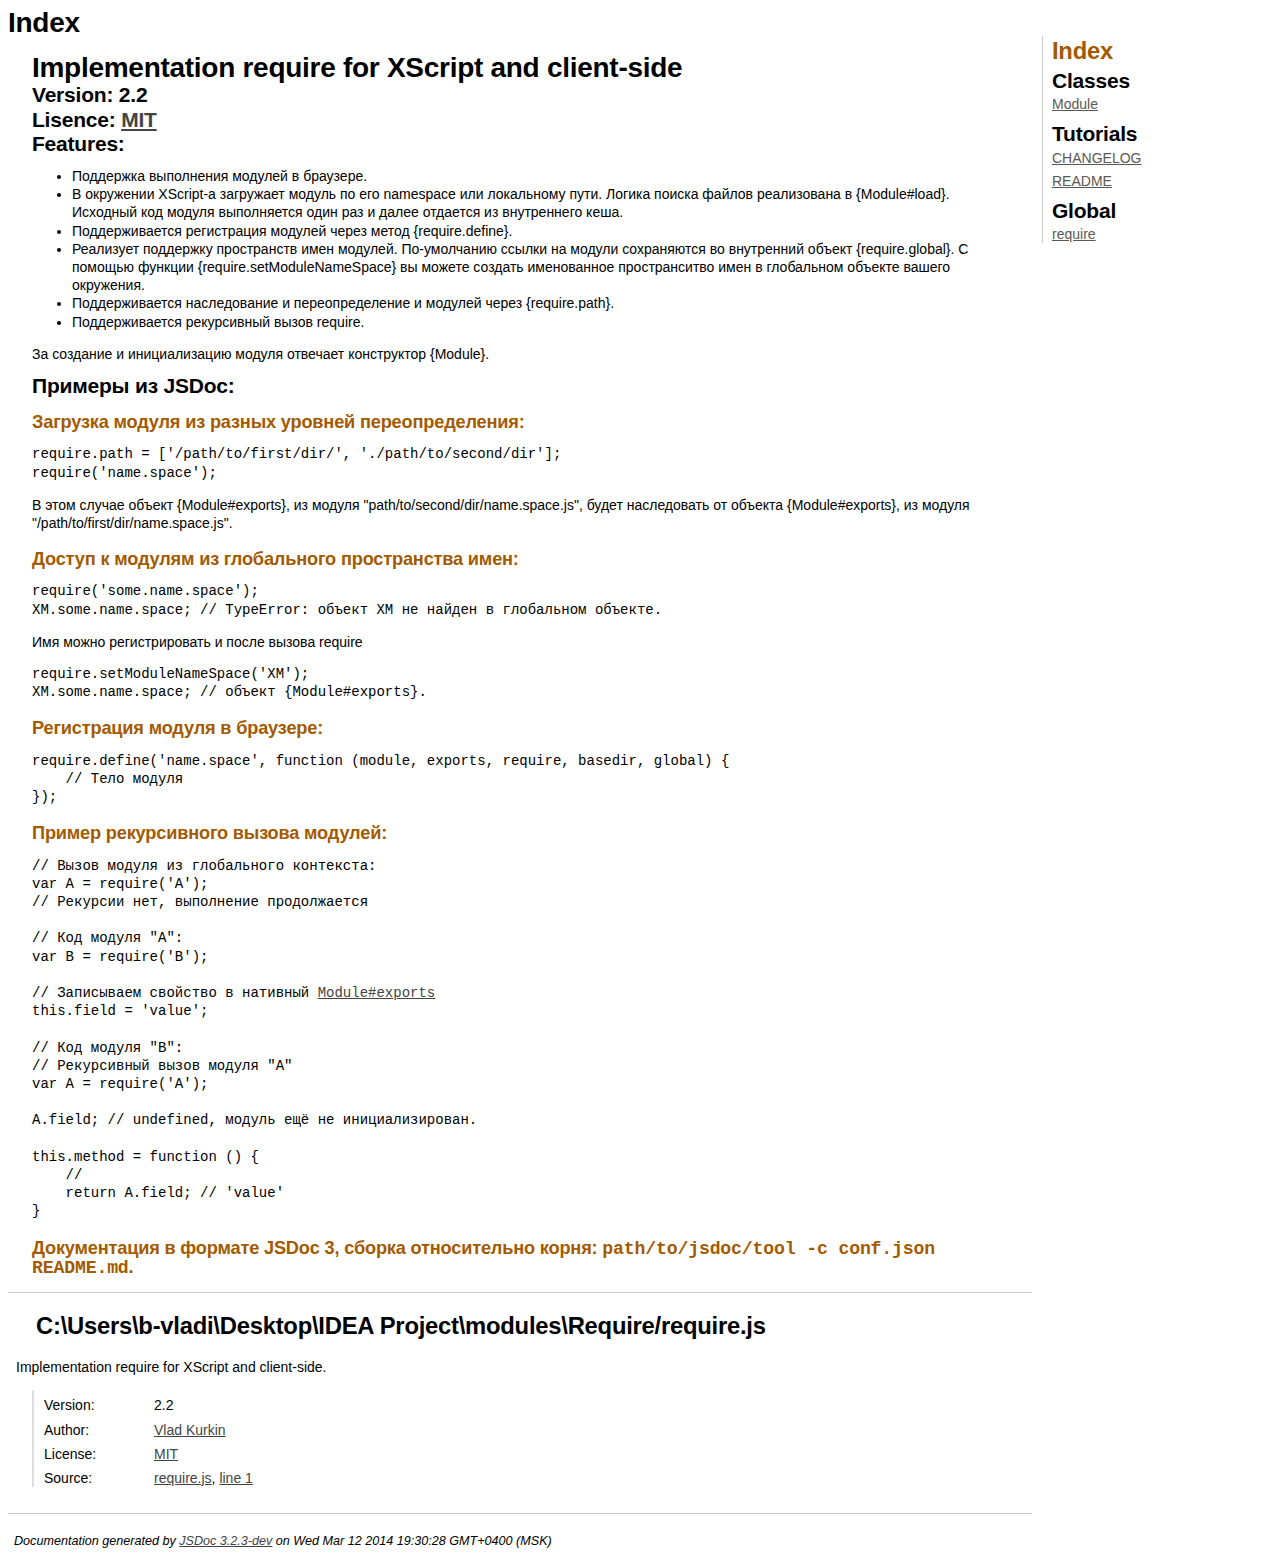
<file: doc/index.html>
<!DOCTYPE html>
<html lang="en">
<head>
    <meta charset="utf-8">
    <title>JSDoc: Index</title>
    
    <script src="scripts/prettify/prettify.js"> </script>
    <script src="scripts/prettify/lang-css.js"> </script>
    <!--[if lt IE 9]>
      <script src="//html5shiv.googlecode.com/svn/trunk/html5.js"></script>
    <![endif]-->
    <link type="text/css" rel="stylesheet" href="styles/prettify-tomorrow.css">
    <link type="text/css" rel="stylesheet" href="styles/jsdoc-default.css">
</head>

<body>

<div id="main">
    
    <h1 class="page-title">Index</h1>
    
    


    


    <h3> </h3>









    




    <section>
        <article><h1>Implementation require for XScript and client-side</h1>
<h3>Version: 2.2</h3>
<h3>Lisence: <a href="https://github.com/appendto/amplify/blob/master/MIT-LICENSE.txt">MIT</a></h3>
<h3>Features:</h3>
<ul>
<li>Поддержка выполнения модулей в браузере.</li>
<li>В окружении XScript-а загружает модуль по его namespace или локальному пути. Логика поиска файлов реализована в {Module#load}. Исходный код модуля выполняется один раз и далее отдается из внутреннего кеша.</li>
<li>Поддерживается регистрация модулей через метод {require.define}.</li>
<li>Реализует поддержку пространств имен модулей. По-умолчанию ссылки на модули сохраняются во внутренний объект {require.global}. С помощью функции {require.setModuleNameSpace} вы можете создать именованное пространситво имен в глобальном объекте вашего окружения.</li>
<li>Поддерживается наследование и переопределение и модулей через {require.path}.</li>
<li>Поддерживается рекурсивный вызов require.</li>
</ul>
<p>За создание и инициализацию модуля отвечает конструктор {Module}.</p>
<h3>Примеры из JSDoc:</h3>
<h4>Загрузка модуля из разных уровней переопределения:</h4>
<pre><code>require.path = ['/path/to/first/dir/', './path/to/second/dir'];
require('name.space');</code></pre>
<p>В этом случае объект {Module#exports}, из модуля &quot;path/to/second/dir/name.space.js&quot;, будет наследовать от объекта {Module#exports}, из модуля &quot;/path/to/first/dir/name.space.js&quot;.</p>
<h4>Доступ к модулям из глобального пространства имен:</h4>
<pre><code>require('some.name.space');
XM.some.name.space; // TypeError: объект XM не найден в глобальном объекте.</code></pre>
<p>Имя можно регистрировать и после вызова require</p>
<pre><code>require.setModuleNameSpace('XM');
XM.some.name.space; // объект {Module#exports}.</code></pre>
<h4>Регистрация модуля в браузере:</h4>
<pre><code>require.define('name.space', function (module, exports, require, basedir, global) {
    // Тело модуля
});</code></pre>
<h4>Пример рекурсивного вызова модулей:</h4>
<pre><code>// Вызов модуля из глобального контекста:
var A = require('A');
// Рекурсии нет, выполнение продолжается

// Код модуля &quot;A&quot;:
var B = require('B');

// Записываем свойство в нативный <a href="Module.html#exports">Module#exports</a>
this.field = 'value';

// Код модуля &quot;B&quot;:
// Рекурсивный вызов модуля &quot;A&quot;
var A = require('A');

A.field; // undefined, модуль ещё не инициализирован.

this.method = function () {
    //
    return A.field; // 'value'
}</code></pre>
<h4>Документация в формате JSDoc 3, сборка относительно корня: <code>path/to/jsdoc/tool -c conf.json README.md</code>.</h4></article>
    </section>








<section>
    
<header>
    <h2>
    C:\Users\b-vladi\Desktop\IDEA Project\modules\Require/require.js
    </h2>
    
</header>  

<article>
    <div class="container-overview">
    
    
    
        
            <div class="description">Implementation require for XScript and client-side.</div>
        
        
        
<dl class="details">
    
        
    
    <dt class="tag-version">Version:</dt>
    <dd class="tag-version"><ul class="dummy"><li>2.2</li></ul></dd>
    
    
    

    
    
    
    
    
    <dt class="tag-author">Author:</dt>
    <dd class="tag-author">
        <ul>
            <li><a href="mailto:b-vladi@yandex-team.ru">Vlad Kurkin</a></li>
        </ul>
    </dd>
    
    
    
    
    
    <dt class="tag-license">License:</dt>
    <dd class="tag-license"><ul class="dummy"><li><a href="https://github.com/appendto/amplify/blob/master/MIT-LICENSE.txt">MIT</a></li></ul></dd>
    
    
    
    
    
    <dt class="tag-source">Source:</dt>
    <dd class="tag-source"><ul class="dummy"><li>
        <a href="require.js.html">require.js</a>, <a href="require.js.html#line1">line 1</a>
    </li></ul></dd>
    
    
    
    
    
    
    
</dl>

        
        
    
    </div>
    
    
    
    
    
    
    
    
    
    
    
    
    
    
    
    
    
    
</article>

</section>  




</div>

<nav>
    <h2><a href="index.html">Index</a></h2><h3>Classes</h3><ul><li><a href="Module.html">Module</a></li></ul><h3>Tutorials</h3><ul><li><a href="tutorial-CHANGELOG.html">CHANGELOG</a></li><li><a href="tutorial-README.html">README</a></li></ul><h3>Global</h3><ul><li><a href="global.html#require">require</a></li></ul>
</nav>

<br clear="both">

<footer>
    Documentation generated by <a href="https://github.com/jsdoc3/jsdoc">JSDoc 3.2.3-dev</a> on Wed Mar 12 2014 19:30:28 GMT+0400 (MSK)
</footer>

<script> prettyPrint(); </script>
<script src="scripts/linenumber.js"> </script>
</body>
</html>
</file>
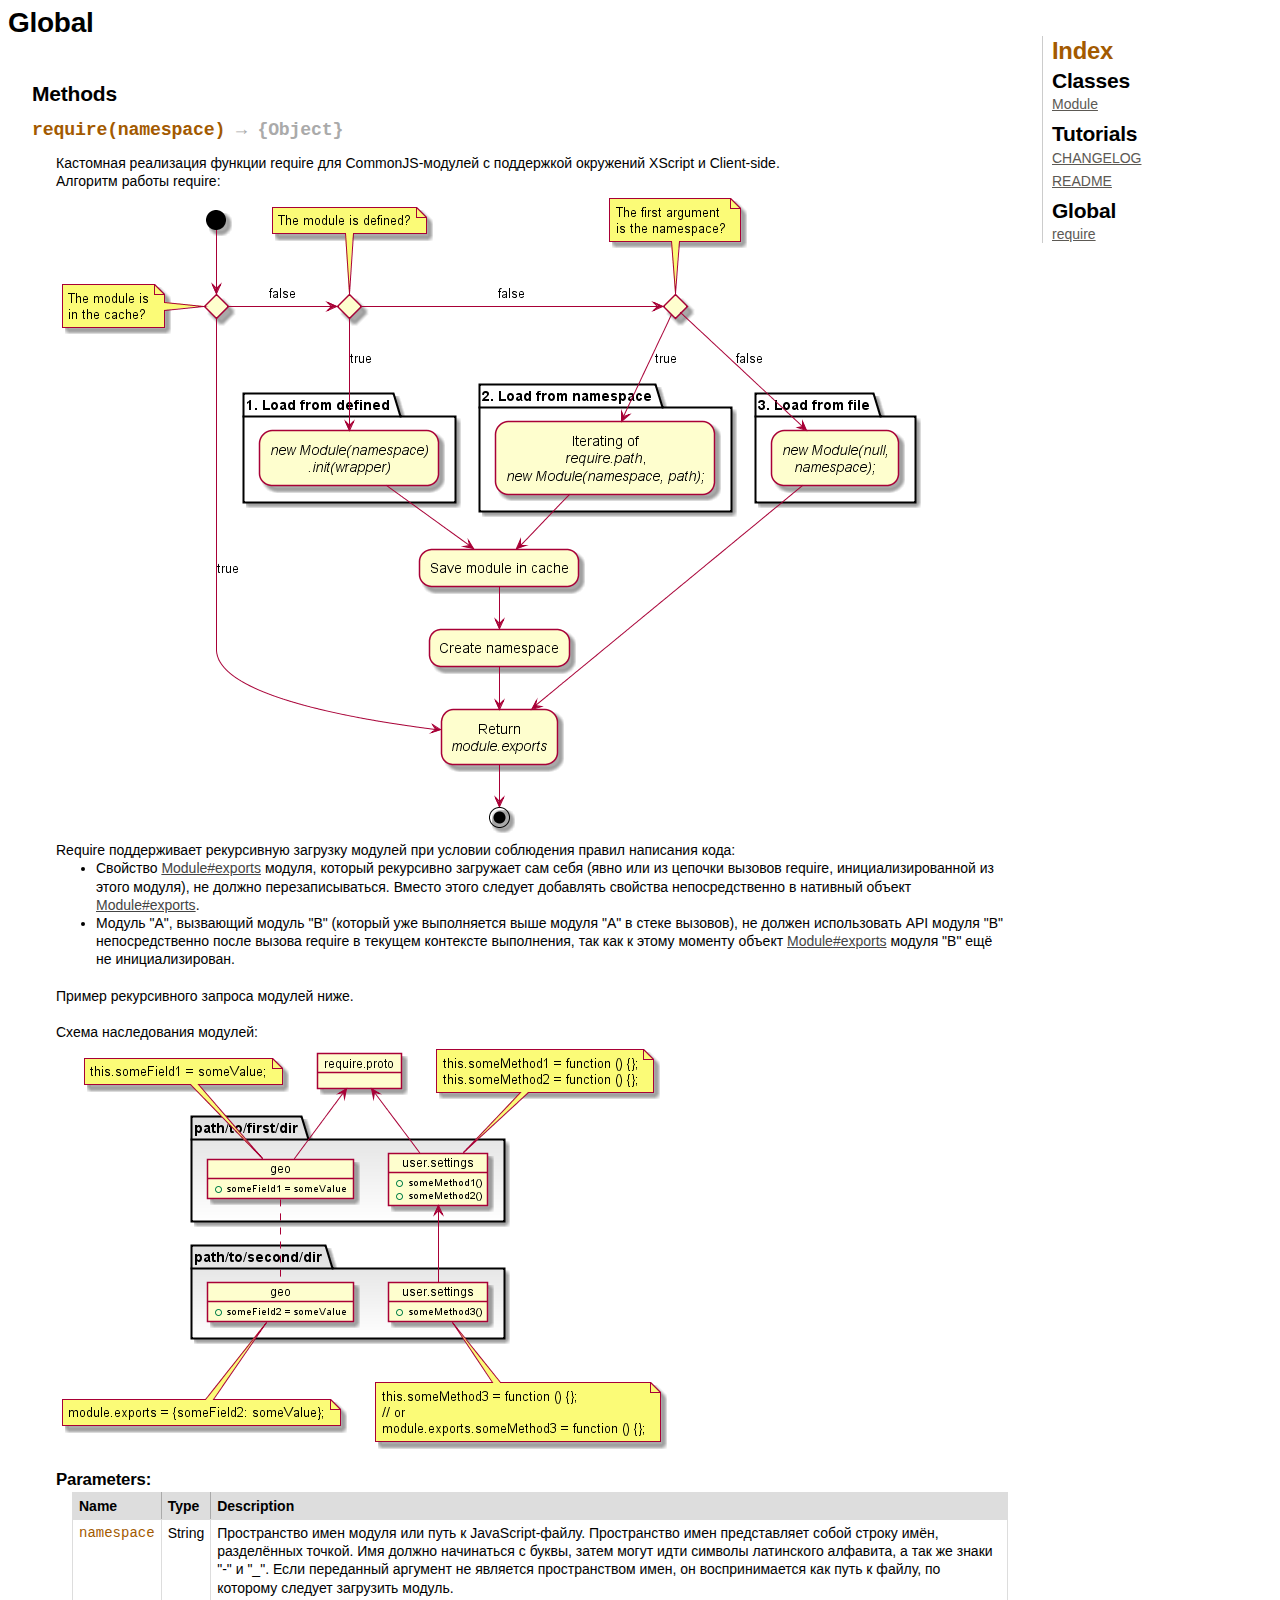
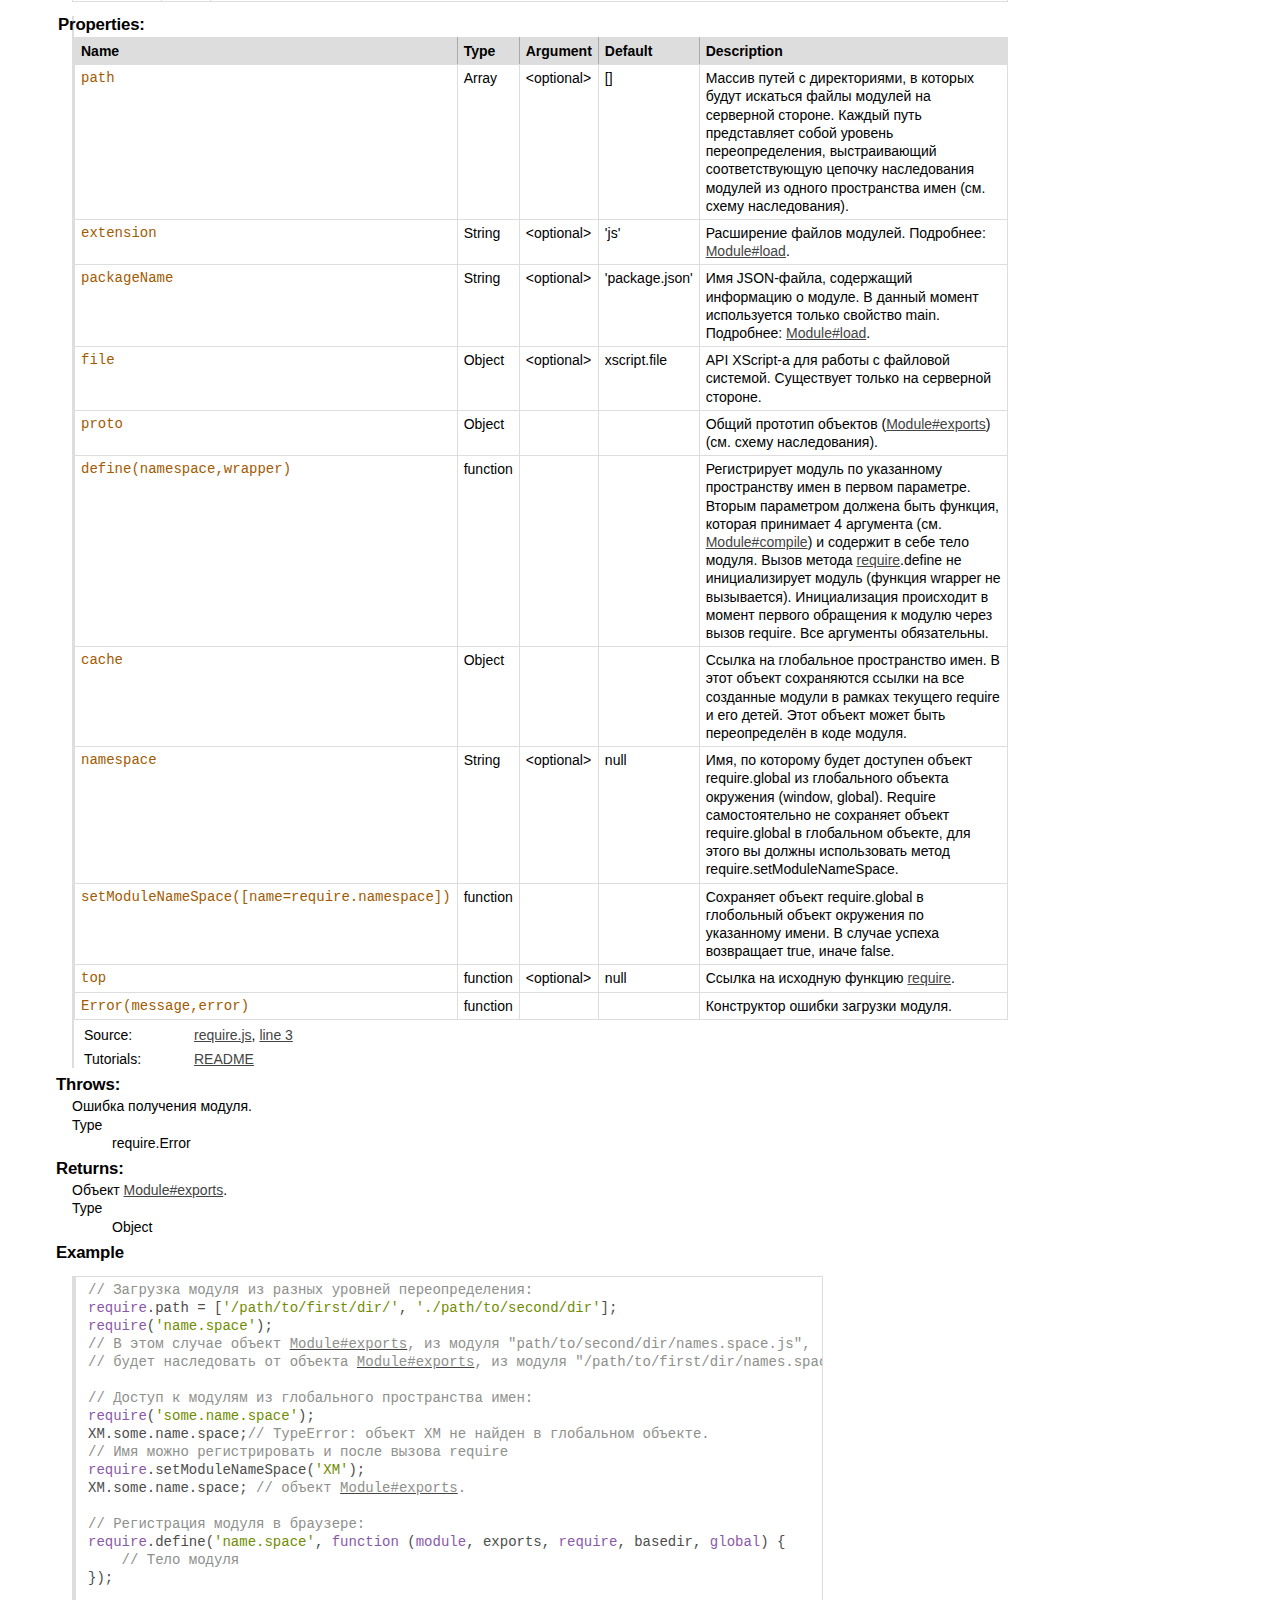
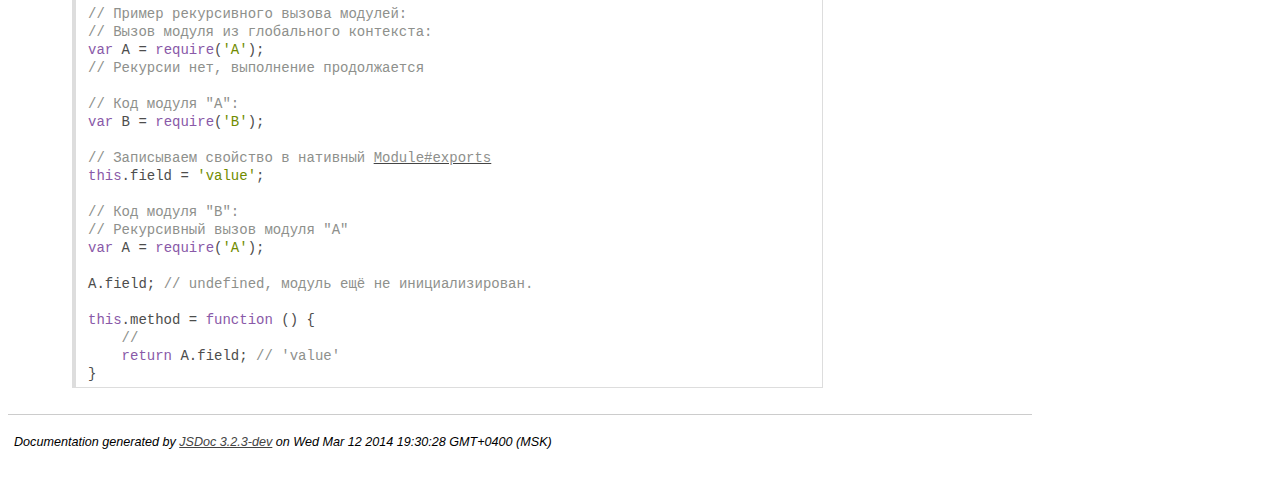
<file: doc/global.html>
<!DOCTYPE html>
<html lang="en">
<head>
    <meta charset="utf-8">
    <title>JSDoc: Global</title>
    
    <script src="scripts/prettify/prettify.js"> </script>
    <script src="scripts/prettify/lang-css.js"> </script>
    <!--[if lt IE 9]>
      <script src="//html5shiv.googlecode.com/svn/trunk/html5.js"></script>
    <![endif]-->
    <link type="text/css" rel="stylesheet" href="styles/prettify-tomorrow.css">
    <link type="text/css" rel="stylesheet" href="styles/jsdoc-default.css">
</head>

<body>

<div id="main">
    
    <h1 class="page-title">Global</h1>
    
    



<section>
    
<header>
    <h2>
    
    </h2>
    
</header>  

<article>
    <div class="container-overview">
    
    
    
        
        
        
<dl class="details">
    
        
    
    
    

    
    
    
    
    
    
    
    
    
    
    
    
    
    
    
    
    
    
    
</dl>

        
        
    
    </div>
    
    
    
    
    
    
    
    
    
    
    
    
    
    
        <h3 class="subsection-title">Methods</h3>
        
        <dl>
            
<dt>
    <h4 class="name" id="require"><span class="type-signature"></span>require<span class="signature">(namespace)</span><span class="type-signature"> &rarr; {Object}</span></h4>
    
    
</dt>
<dd>
    
    
    <div class="description">
        Кастомная реализация функции require для CommonJS-модулей с поддержкой окружений XScript и Client-side.
<br />Алгоритм работы require:
<br /><img src="../uml/Work.png" />
<br />Require поддерживает рекурсивную загрузку модулей при условии соблюдения правил написания кода:
<ul>
    <li>
      Свойство <a href="Module.html#exports">Module#exports</a> модуля, который рекурсивно загружает сам себя (явно или из цепочки вызовов require, инициализированной из этого модуля), не должно перезаписываться. Вместо этого следует добавлять свойства непосредственно в нативный объект <a href="Module.html#exports">Module#exports</a>.
    </li>
    <li>
        Модуль "A", вызвающий модуль "B" (который уже выполняется выше модуля "A" в стеке вызовов), не должен использовать API модуля "B" непосредственно после вызова require в текущем контексте выполнения, так как к этому моменту объект <a href="Module.html#exports">Module#exports</a> модуля "B" ещё не инициализирован.
    </li>
</ul>
<br />Пример рекурсивного запроса модулей ниже.<br />
<br />Схема наследования модулей:
<br /><img src="../uml/Inherit.png" />
    </div>
    

    
    
    
    
    
        <h5>Parameters:</h5>
        

<table class="params">
    <thead>
	<tr>
		
		<th>Name</th>
		
		
		<th>Type</th>
		
		
		
		
		
		<th class="last">Description</th>
	</tr>
	</thead>
	
	<tbody>
	
	
        <tr>
            
                <td class="name"><code>namespace</code></td>
            
            
            <td class="type">
            
                
<span class="param-type">String</span>


            
            </td>
            
            
            
            
            
            <td class="description last">Пространство имен модуля или путь к JavaScript-файлу. Пространство имен представляет собой строку имён, разделённых точкой. Имя должно начинаться с буквы, затем могут идти символы латинского алфавита, а так же знаки "-" и "_". Если переданный аргумент не является пространством имен, он воспринимается как путь к файлу, по которому следует загрузить модуль.</td>
        </tr>
	
	
	</tbody>
</table>
    
    
    
<dl class="details">
    
        
        <h5 class="subsection-title">Properties:</h5>
        
        <dl>

<table class="props">
    <thead>
	<tr>
		
		<th>Name</th>
		
		
		<th>Type</th>
		
		
		<th>Argument</th>
		
		
		
		<th>Default</th>
		
		
		<th class="last">Description</th>
	</tr>
	</thead>
	
	<tbody>
	
	
        <tr>
            
                <td class="name"><code>path</code></td>
            
            
            <td class="type">
            
                
<span class="param-type">Array</span>


            
            </td>
            
            
                <td class="attributes">
                
                    &lt;optional><br>
                
                    
                
                </td>
            
            
            
                <td class="default">
                
                    []
                
                </td>
            
            
            <td class="description last">Массив путей с директориями, в которых будут искаться файлы модулей на серверной стороне. Каждый путь представляет собой уровень переопределения, выстраивающий соответствующую цепочку наследования модулей из одного пространства имен (см. схему наследования).</td>
        </tr>
	
	
	
        <tr>
            
                <td class="name"><code>extension</code></td>
            
            
            <td class="type">
            
                
<span class="param-type">String</span>


            
            </td>
            
            
                <td class="attributes">
                
                    &lt;optional><br>
                
                    
                
                </td>
            
            
            
                <td class="default">
                
                    'js'
                
                </td>
            
            
            <td class="description last">Расширение файлов модулей. Подробнее: <a href="Module.html#load">Module#load</a>.</td>
        </tr>
	
	
	
        <tr>
            
                <td class="name"><code>packageName</code></td>
            
            
            <td class="type">
            
                
<span class="param-type">String</span>


            
            </td>
            
            
                <td class="attributes">
                
                    &lt;optional><br>
                
                    
                
                </td>
            
            
            
                <td class="default">
                
                    'package.json'
                
                </td>
            
            
            <td class="description last">Имя JSON-файла, содержащий информацию о модуле. В данный момент используется только свойство main. Подробнее: <a href="Module.html#load">Module#load</a>.</td>
        </tr>
	
	
	
        <tr>
            
                <td class="name"><code>file</code></td>
            
            
            <td class="type">
            
                
<span class="param-type">Object</span>


            
            </td>
            
            
                <td class="attributes">
                
                    &lt;optional><br>
                
                    
                
                </td>
            
            
            
                <td class="default">
                
                    xscript.file
                
                </td>
            
            
            <td class="description last">API XScript-а для работы с файловой системой. Существует только на серверной стороне.</td>
        </tr>
	
	
	
        <tr>
            
                <td class="name"><code>proto</code></td>
            
            
            <td class="type">
            
                
<span class="param-type">Object</span>


            
            </td>
            
            
                <td class="attributes">
                
                    
                
                </td>
            
            
            
                <td class="default">
                
                </td>
            
            
            <td class="description last">Общий прототип объектов (<a href="Module.html#exports">Module#exports</a>) (см. схему наследования).</td>
        </tr>
	
	
	
        <tr>
            
                <td class="name"><code>define(namespace,wrapper)</code></td>
            
            
            <td class="type">
            
                
<span class="param-type">function</span>


            
            </td>
            
            
                <td class="attributes">
                
                    
                
                </td>
            
            
            
                <td class="default">
                
                </td>
            
            
            <td class="description last">Регистрирует модуль по указанному пространству имен в первом параметре. Вторым параметром должена быть функция, которая принимает 4 аргумента (см. <a href="Module.html#compile">Module#compile</a>) и содержит в себе тело модуля. Вызов метода <a href="global.html#require">require</a>.define не инициализирует модуль (функция wrapper не вызывается). Инициализация происходит в момент первого обращения к модулю через вызов require. Все аргументы обязательны.</td>
        </tr>
	
	
	
        <tr>
            
                <td class="name"><code>cache</code></td>
            
            
            <td class="type">
            
                
<span class="param-type">Object</span>


            
            </td>
            
            
                <td class="attributes">
                
                    
                
                </td>
            
            
            
                <td class="default">
                
                </td>
            
            
            <td class="description last">Ссылка на глобальное пространство имен. В этот объект сохраняются ссылки на все созданные модули в рамках текущего require и его детей. Этот объект может быть переопределён в коде модуля.</td>
        </tr>
	
	
	
        <tr>
            
                <td class="name"><code>namespace</code></td>
            
            
            <td class="type">
            
                
<span class="param-type">String</span>


            
            </td>
            
            
                <td class="attributes">
                
                    &lt;optional><br>
                
                    
                
                </td>
            
            
            
                <td class="default">
                
                    null
                
                </td>
            
            
            <td class="description last">Имя, по которому будет доступен объект require.global из глобального объекта окружения (window, global). Require самостоятельно не сохраняет объект require.global в глобальном объекте, для этого вы должны использовать метод require.setModuleNameSpace.</td>
        </tr>
	
	
	
        <tr>
            
                <td class="name"><code>setModuleNameSpace([name=require.namespace])</code></td>
            
            
            <td class="type">
            
                
<span class="param-type">function</span>


            
            </td>
            
            
                <td class="attributes">
                
                    
                
                </td>
            
            
            
                <td class="default">
                
                </td>
            
            
            <td class="description last">Сохраняет объект require.global в глобольный объект окружения по указанному имени. В случае успеха возвращает true, иначе false.</td>
        </tr>
	
	
	
        <tr>
            
                <td class="name"><code>top</code></td>
            
            
            <td class="type">
            
                
<span class="param-type">function</span>


            
            </td>
            
            
                <td class="attributes">
                
                    &lt;optional><br>
                
                    
                
                </td>
            
            
            
                <td class="default">
                
                    null
                
                </td>
            
            
            <td class="description last">Ссылка на исходную функцию <a href="global.html#require">require</a>.</td>
        </tr>
	
	
	
        <tr>
            
                <td class="name"><code>Error(message,error)</code></td>
            
            
            <td class="type">
            
                
<span class="param-type">function</span>


            
            </td>
            
            
                <td class="attributes">
                
                    
                
                </td>
            
            
            
                <td class="default">
                
                </td>
            
            
            <td class="description last">Конструктор ошибки загрузки модуля.</td>
        </tr>
	
	
	</tbody>
</table></dl>
        
    
        
    
    
    

    
    
    
    
    
    
    
    
    
    
    
    
    
    <dt class="tag-source">Source:</dt>
    <dd class="tag-source"><ul class="dummy"><li>
        <a href="require.js.html">require.js</a>, <a href="require.js.html#line3">line 3</a>
    </li></ul></dd>
    
    
    
    <dt class="tag-tutorial">Tutorials:</dt>
    <dd class="tag-tutorial">
        <ul>
            <li><a href="tutorial-README.html">README</a></li>
        </ul>
    </dd>
    
    
    
    
    
</dl>

    
    

    

    
    
    
    <h5>Throws:</h5>
    
            

<dl>
    <dt>
        <div class="param-desc">
        Ошибка получения модуля.
        </div>
    </dt>
    <dt>
        <dl>
            <dt>
                Type
            </dt>
            <dd>
                
<span class="param-type">require.Error</span>


            </dd>
        </dl>
    </dt>
</dl>


        
    
    
    <h5>Returns:</h5>
    
            
<div class="param-desc">
    Объект <a href="Module.html#exports">Module#exports</a>.
</div>



<dl>
	<dt>
		Type
	</dt>
	<dd>
		
<span class="param-type">Object</span>


	</dd>
</dl>

        
    
    
        <h5>Example</h5>
        
    <pre class="prettyprint"><code>// Загрузка модуля из разных уровней переопределения:
require.path = ['/path/to/first/dir/', './path/to/second/dir'];
require('name.space');
// В этом случае объект <a href="Module.html#exports">Module#exports</a>, из модуля "path/to/second/dir/names.space.js",
// будет наследовать от объекта <a href="Module.html#exports">Module#exports</a>, из модуля "/path/to/first/dir/names.space.js".

// Доступ к модулям из глобального пространства имен:
require('some.name.space');
XM.some.name.space;// TypeError: объект XM не найден в глобальном объекте.
// Имя можно регистрировать и после вызова require
require.setModuleNameSpace('XM');
XM.some.name.space; // объект <a href="Module.html#exports">Module#exports</a>.

// Регистрация модуля в браузере:
require.define('name.space', function (module, exports, require, basedir, global) {
    // Тело модуля
});

// Пример рекурсивного вызова модулей:
// Вызов модуля из глобального контекста:
var A = require('A');
// Рекурсии нет, выполнение продолжается

// Код модуля "A":
var B = require('B');

// Записываем свойство в нативный <a href="Module.html#exports">Module#exports</a>
this.field = 'value';

// Код модуля "B":
// Рекурсивный вызов модуля "A"
var A = require('A');

A.field; // undefined, модуль ещё не инициализирован.

this.method = function () {
    //
    return A.field; // 'value'
}</code></pre>

    
</dd>

        </dl>
    
    
    
    
    
</article>

</section>  




</div>

<nav>
    <h2><a href="index.html">Index</a></h2><h3>Classes</h3><ul><li><a href="Module.html">Module</a></li></ul><h3>Tutorials</h3><ul><li><a href="tutorial-CHANGELOG.html">CHANGELOG</a></li><li><a href="tutorial-README.html">README</a></li></ul><h3>Global</h3><ul><li><a href="global.html#require">require</a></li></ul>
</nav>

<br clear="both">

<footer>
    Documentation generated by <a href="https://github.com/jsdoc3/jsdoc">JSDoc 3.2.3-dev</a> on Wed Mar 12 2014 19:30:28 GMT+0400 (MSK)
</footer>

<script> prettyPrint(); </script>
<script src="scripts/linenumber.js"> </script>
</body>
</html>
</file>
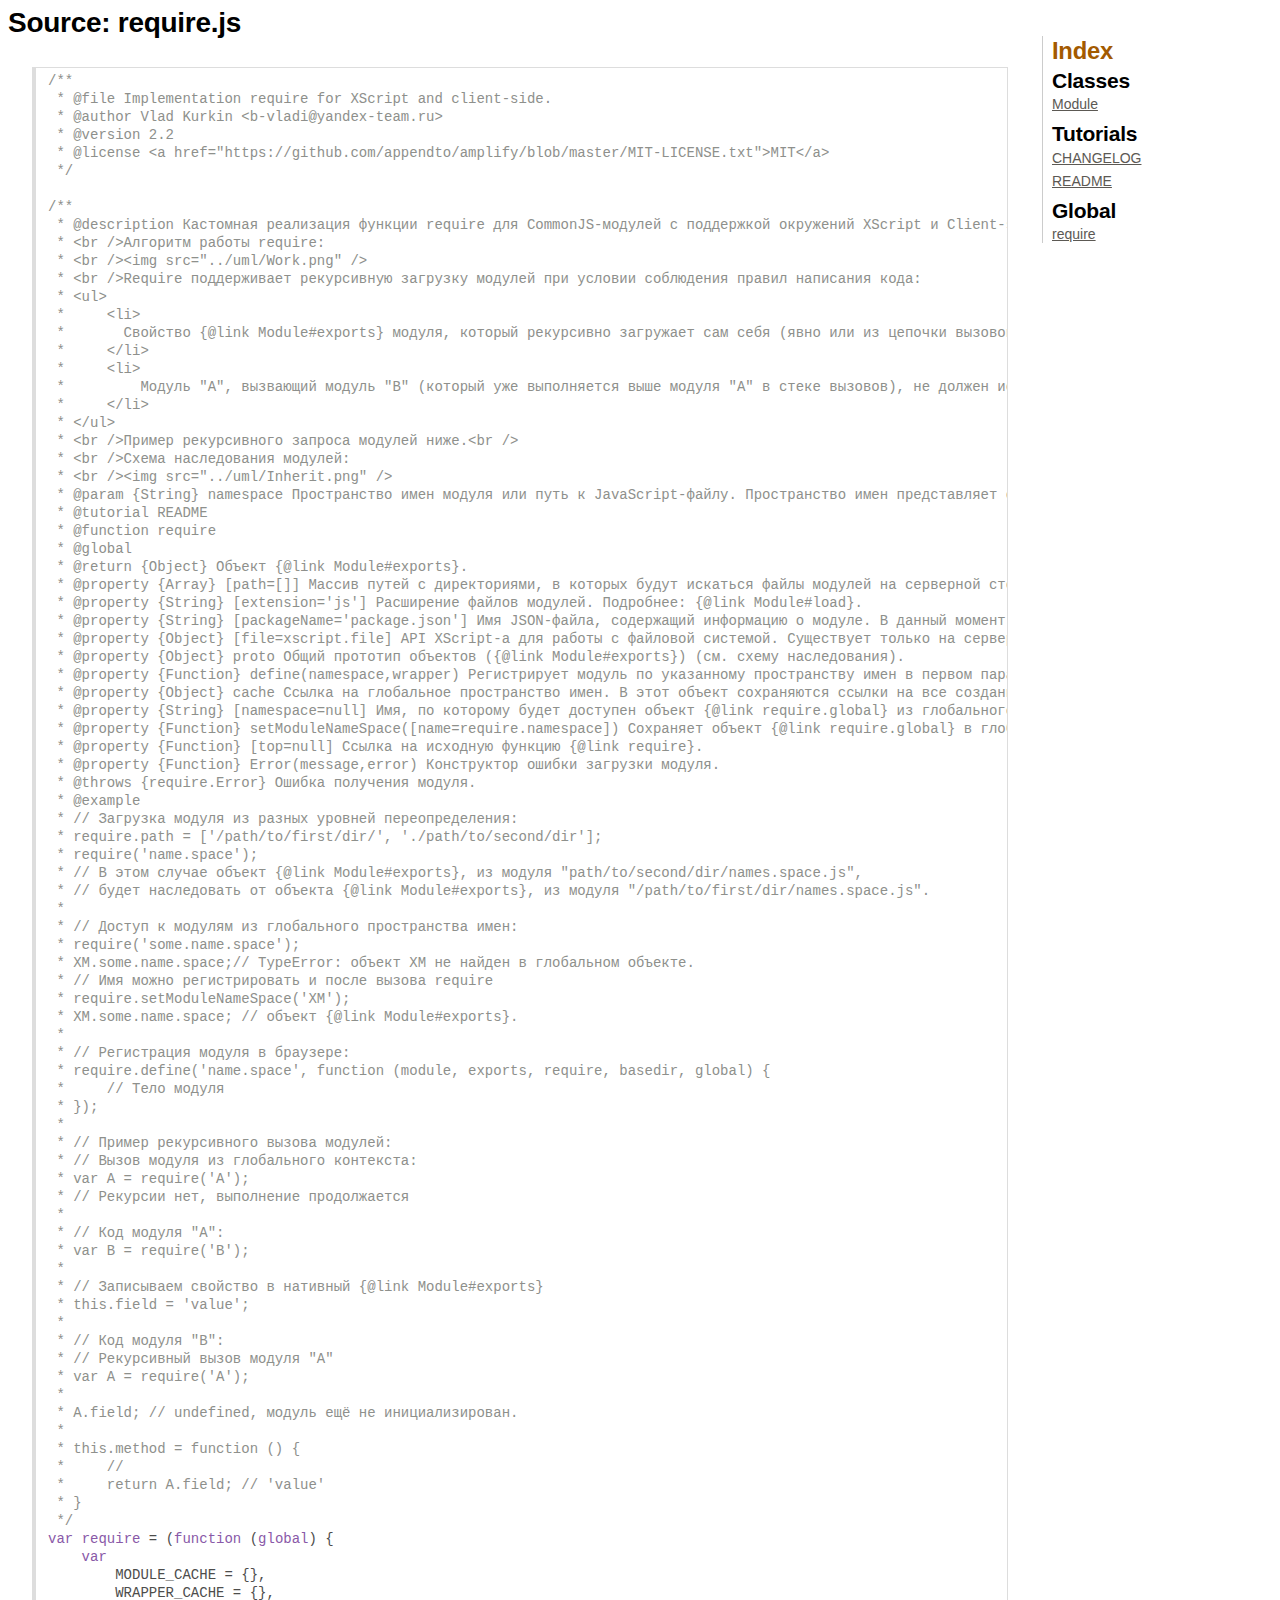
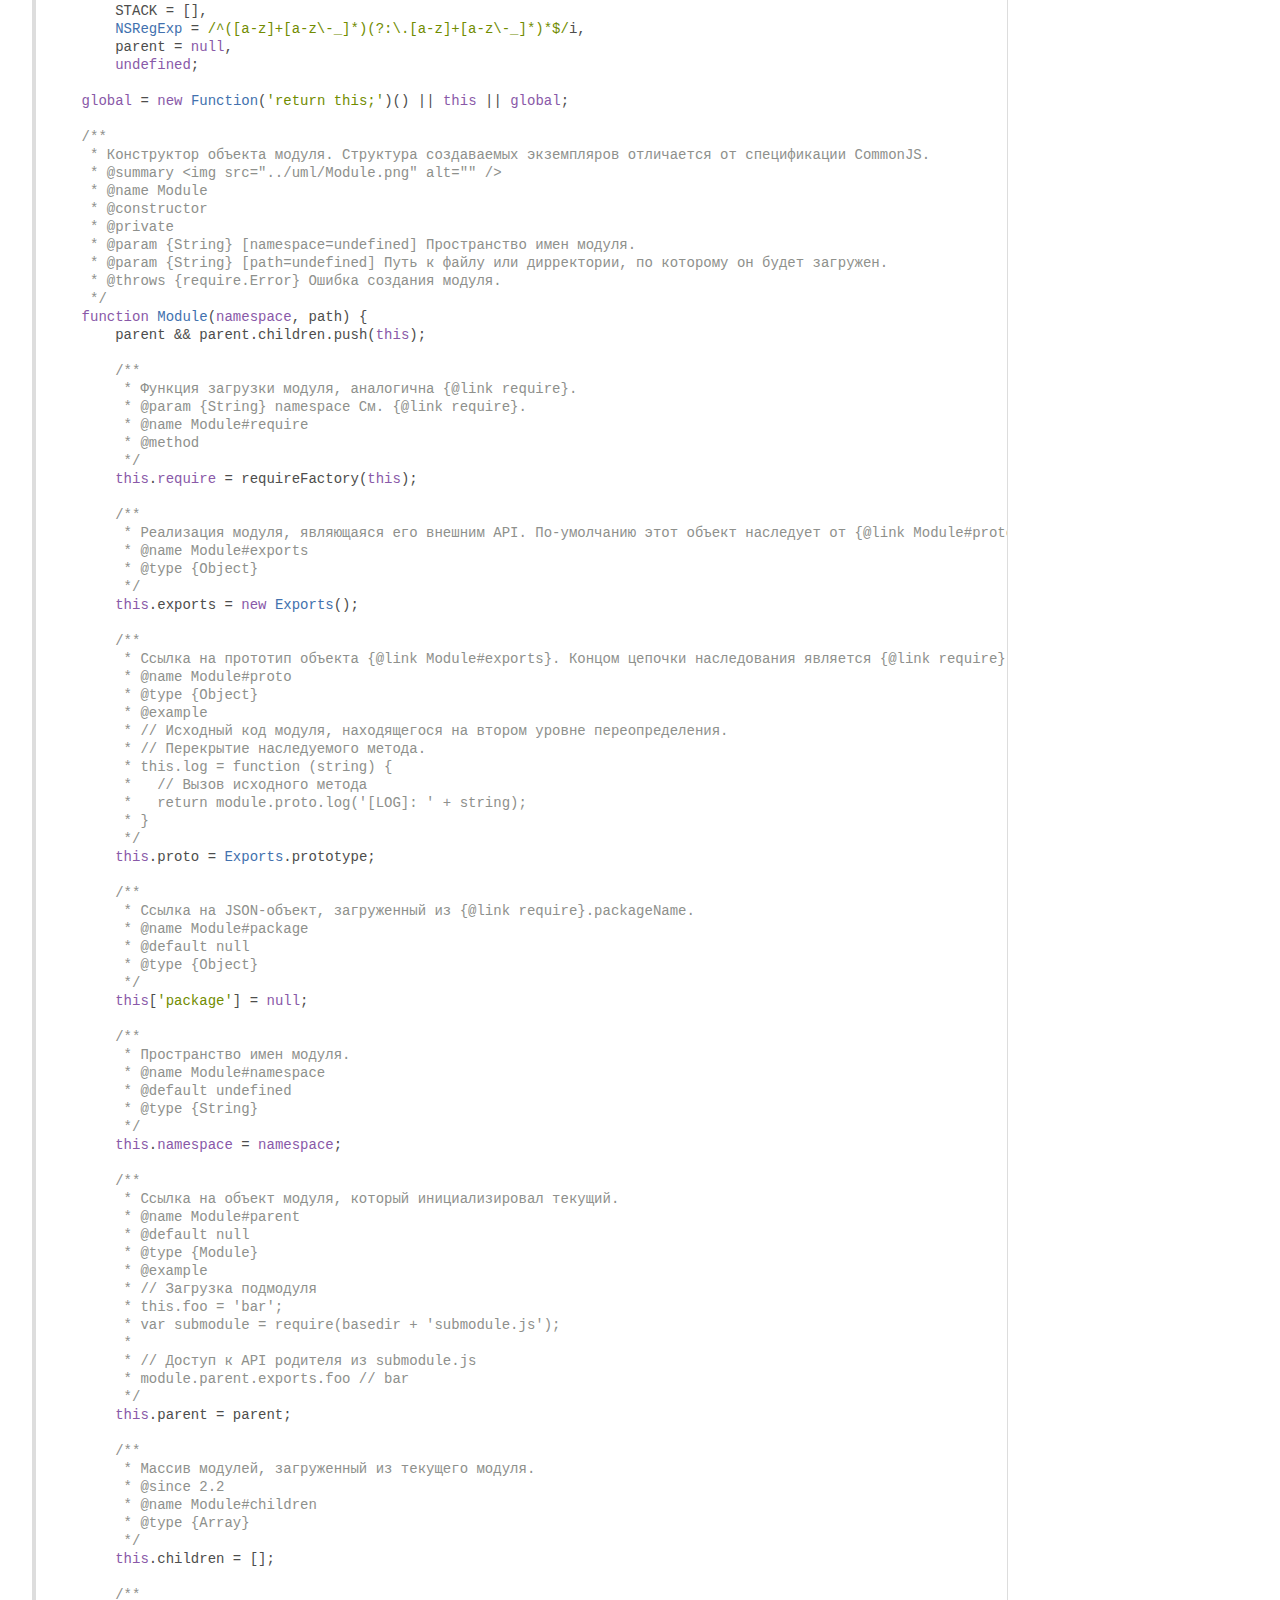
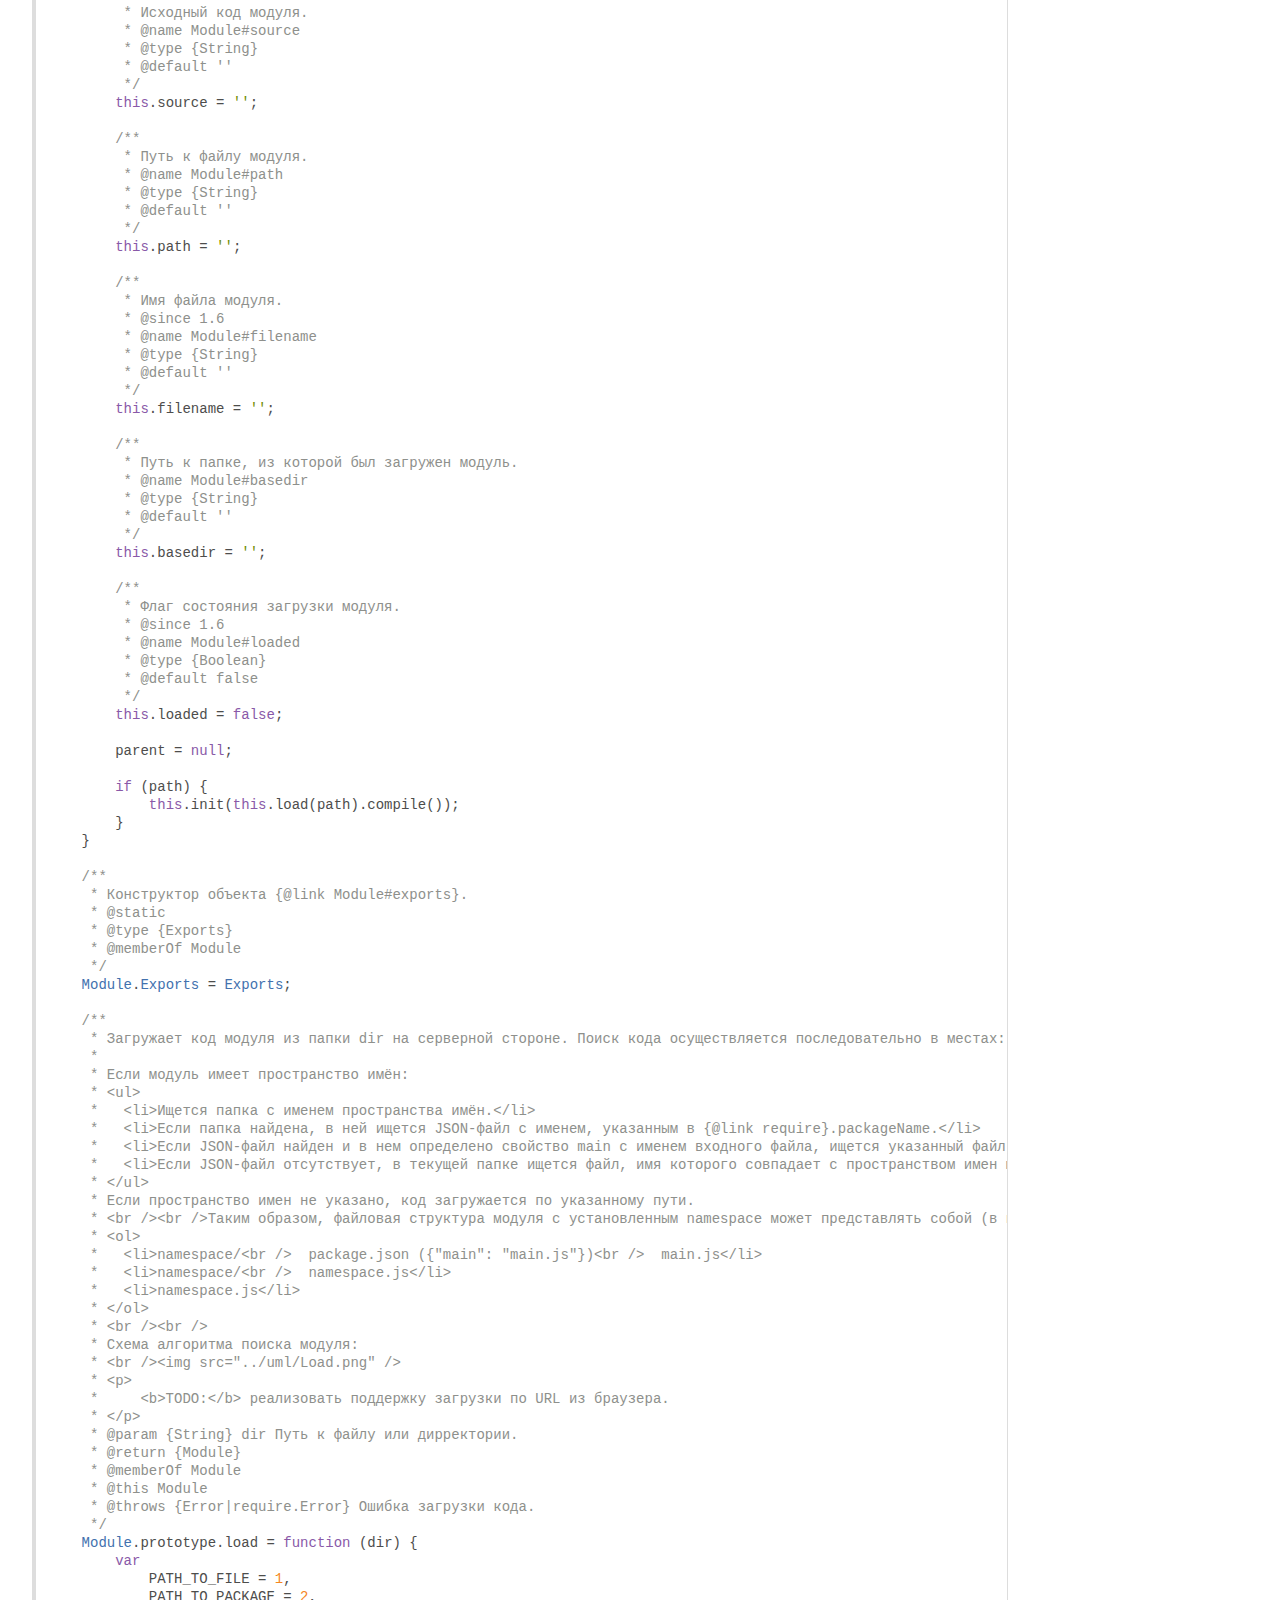
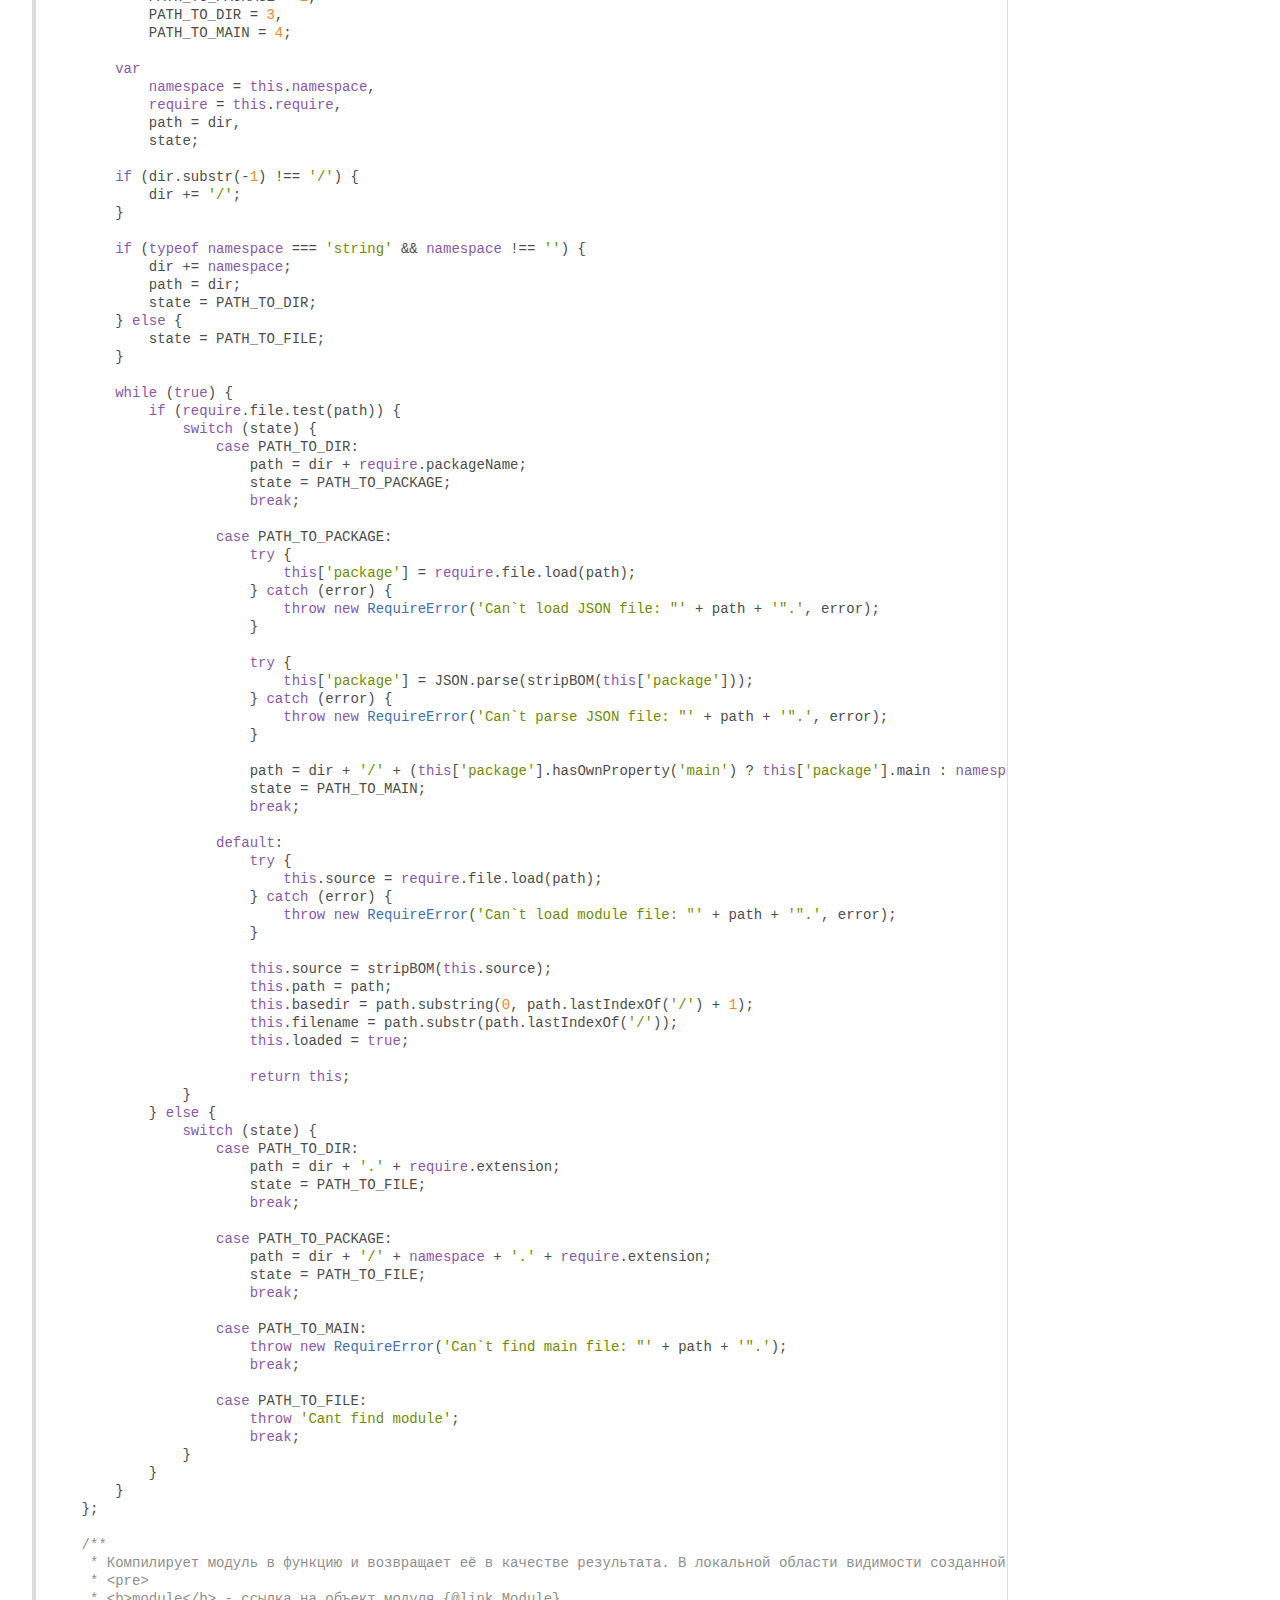
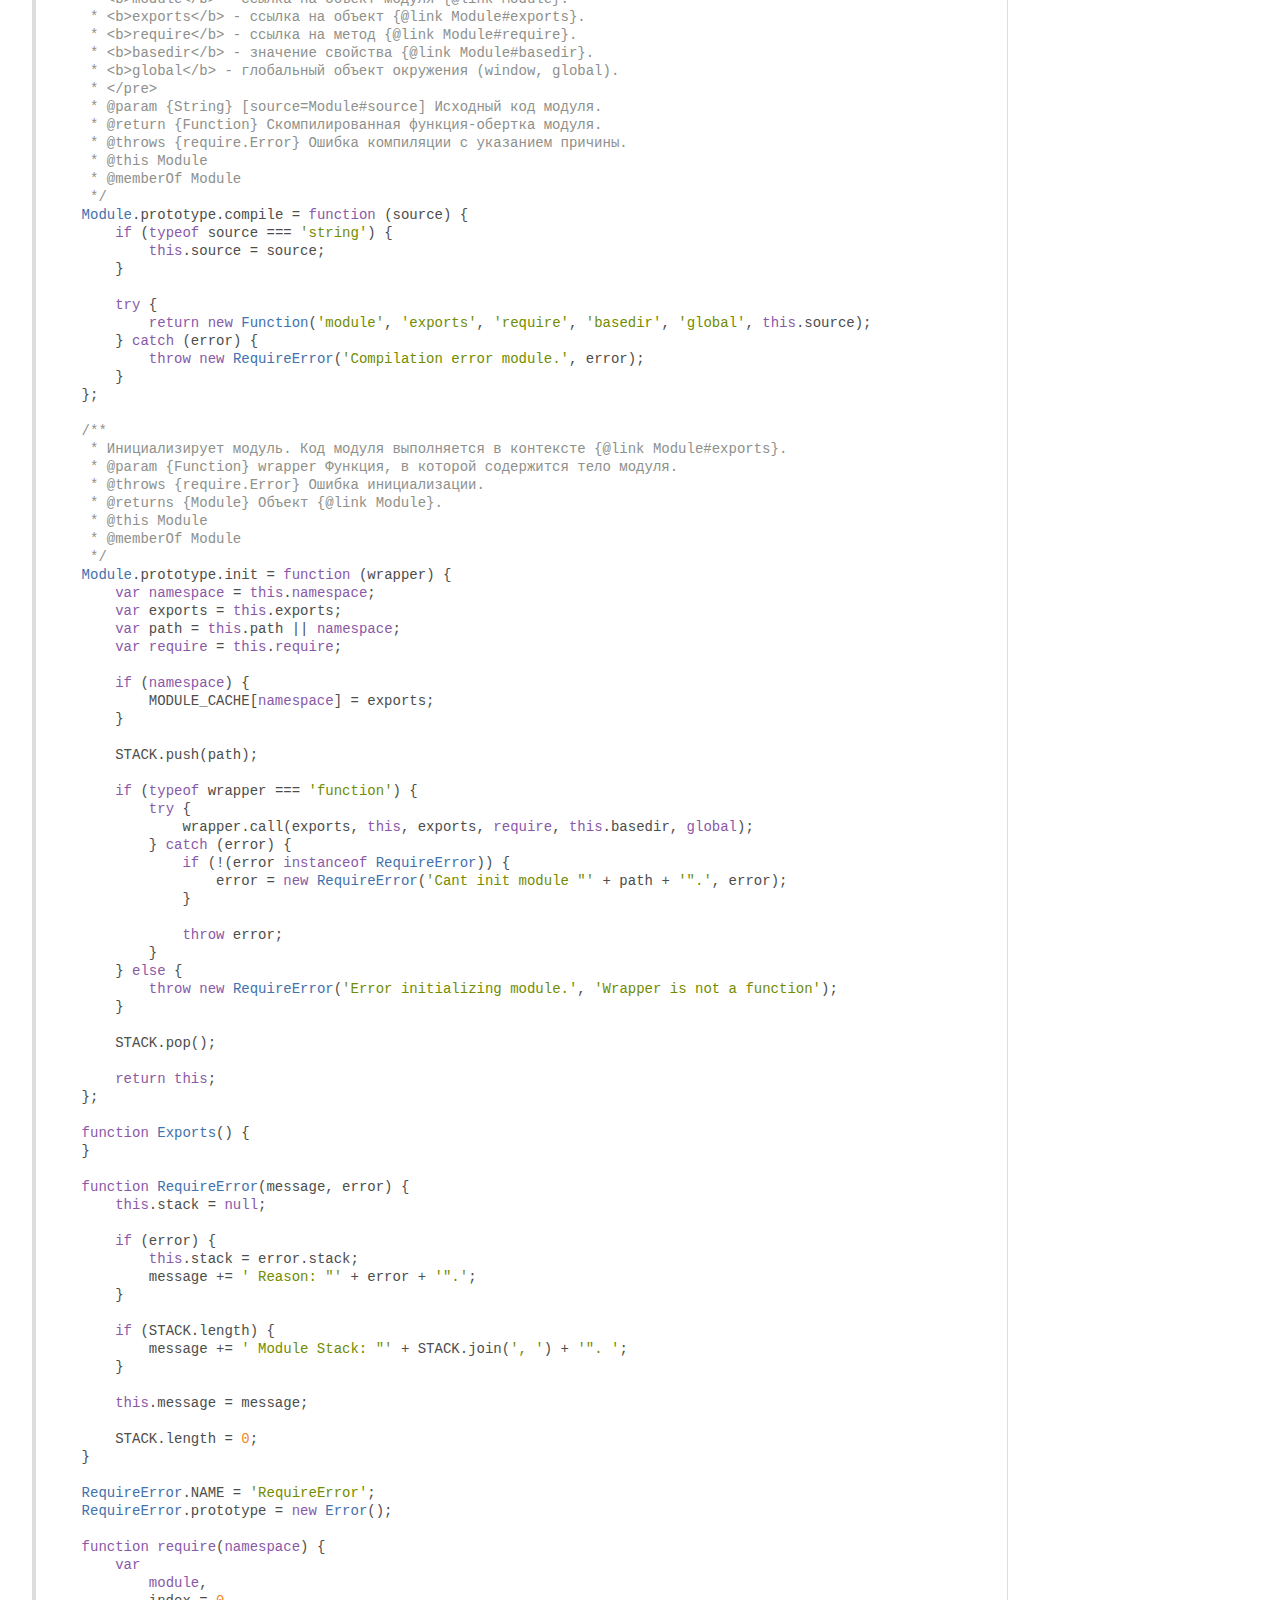
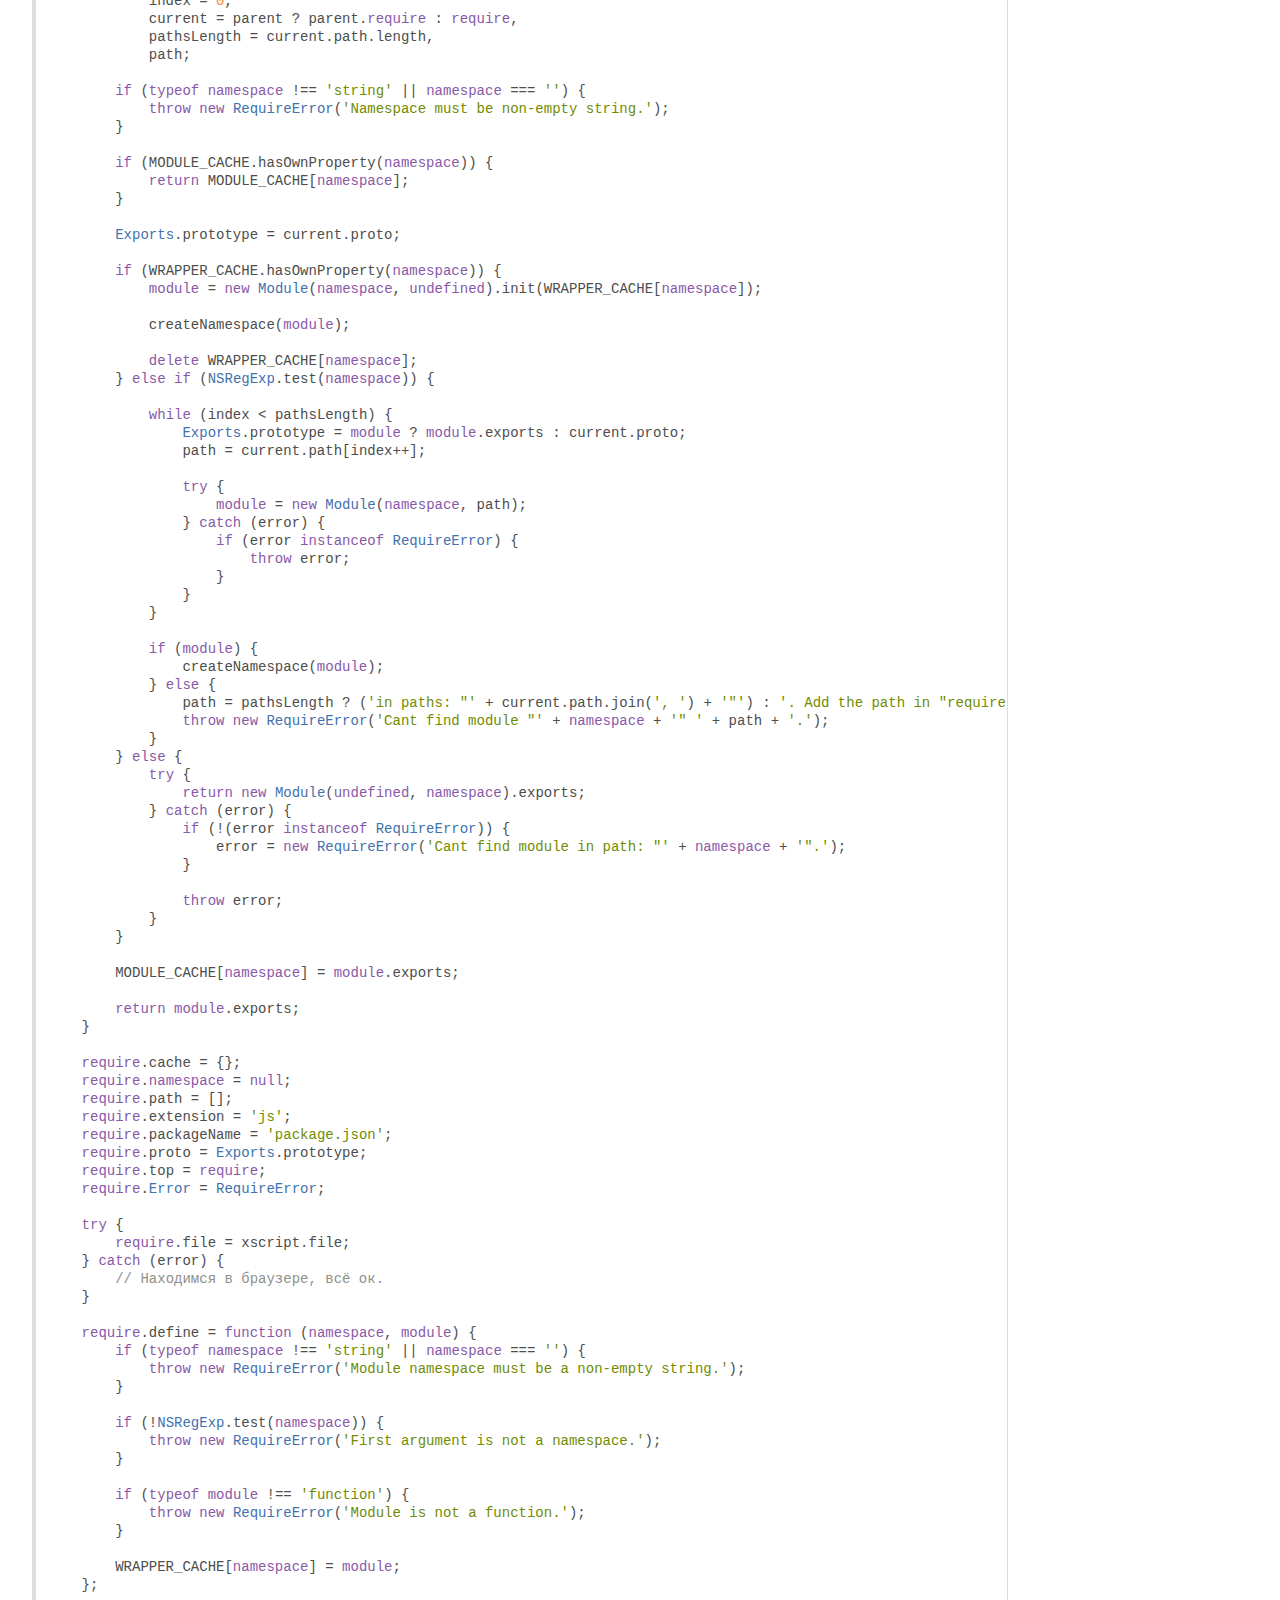
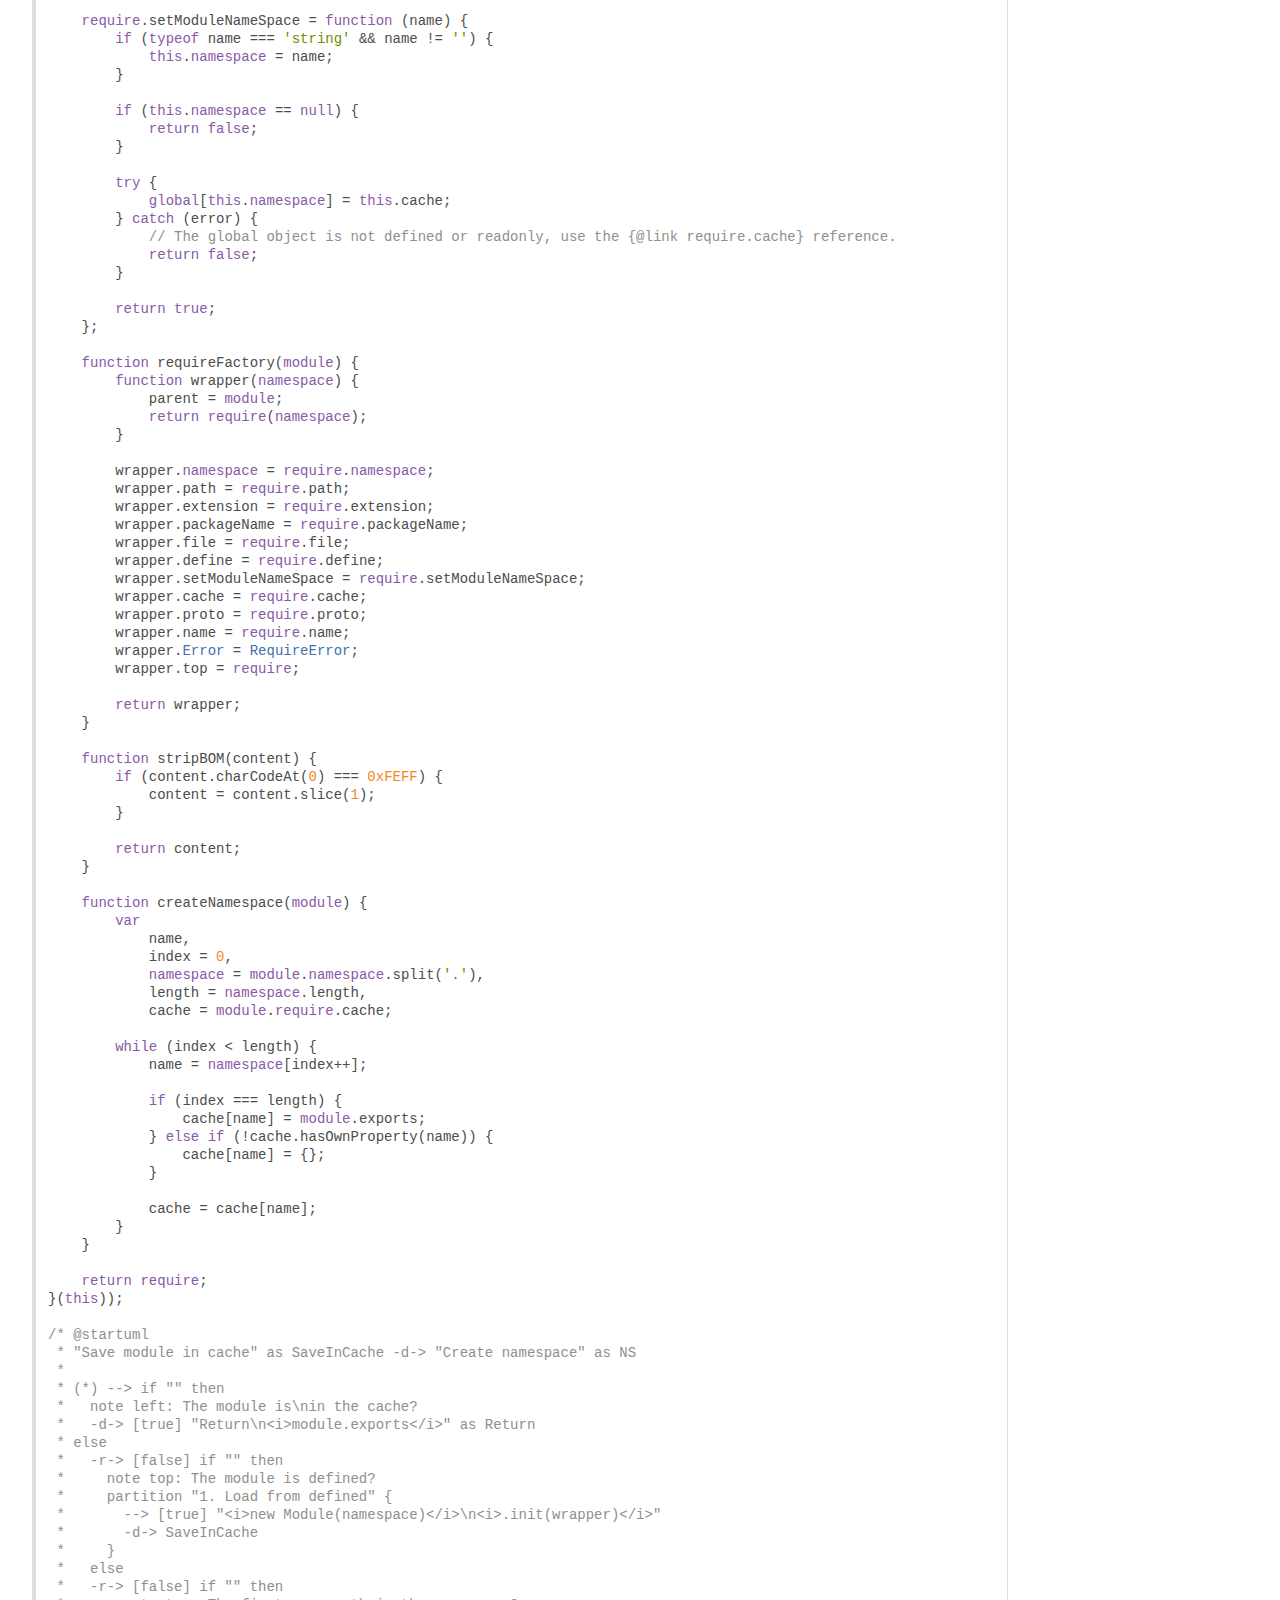
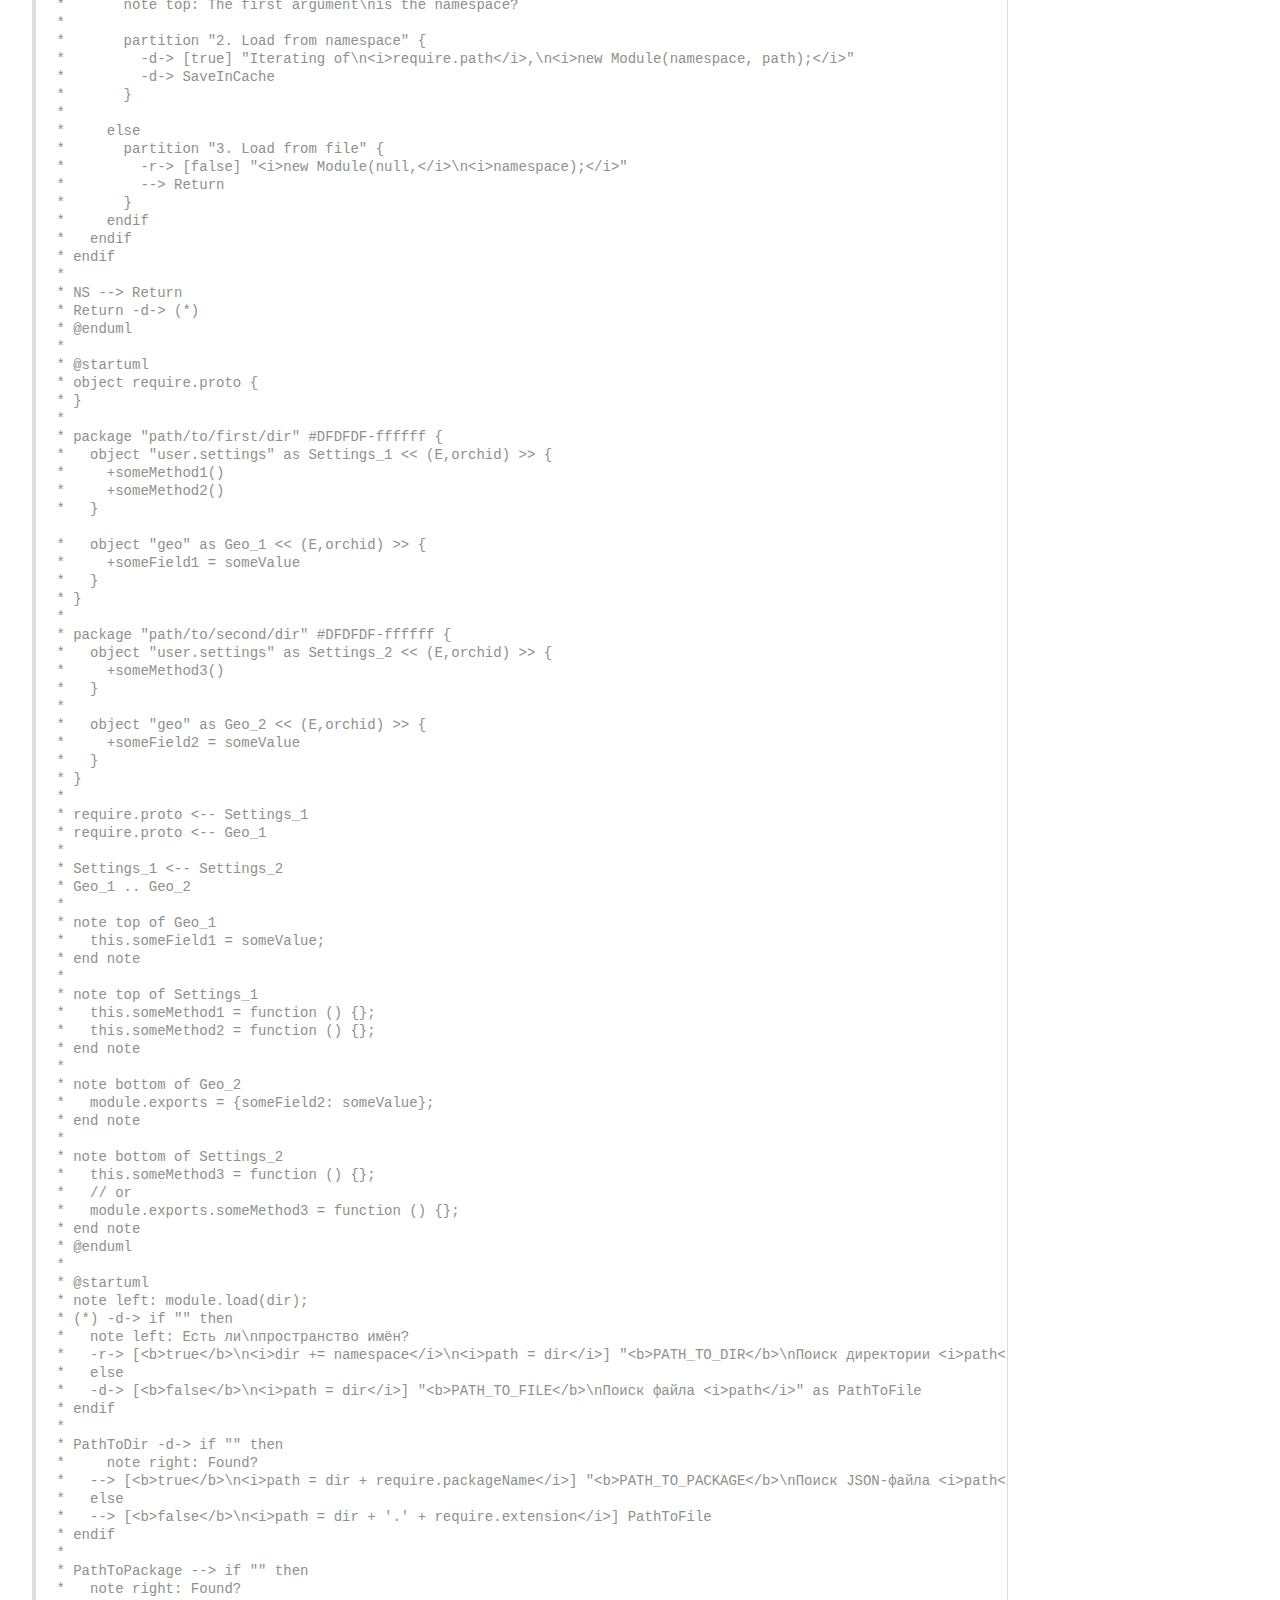
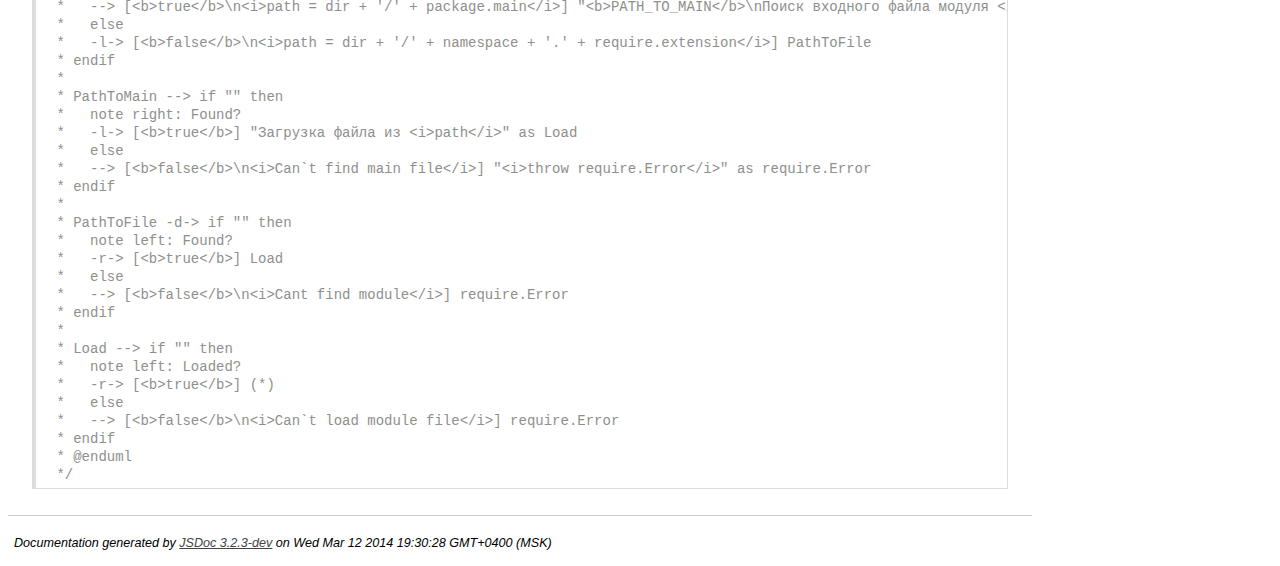
<file: doc/require.js.html>
<!DOCTYPE html>
<html lang="en">
<head>
    <meta charset="utf-8">
    <title>JSDoc: Source: require.js</title>
    
    <script src="scripts/prettify/prettify.js"> </script>
    <script src="scripts/prettify/lang-css.js"> </script>
    <!--[if lt IE 9]>
      <script src="//html5shiv.googlecode.com/svn/trunk/html5.js"></script>
    <![endif]-->
    <link type="text/css" rel="stylesheet" href="styles/prettify-tomorrow.css">
    <link type="text/css" rel="stylesheet" href="styles/jsdoc-default.css">
</head>

<body>

<div id="main">
    
    <h1 class="page-title">Source: require.js</h1>
    
    


    
    <section>
        <article>
            <pre class="prettyprint source"><code>/**
 * @file Implementation require for XScript and client-side.
 * @author Vlad Kurkin &lt;b-vladi@yandex-team.ru>
 * @version 2.2
 * @license &lt;a href="https://github.com/appendto/amplify/blob/master/MIT-LICENSE.txt">MIT&lt;/a>
 */

/**
 * @description Кастомная реализация функции require для CommonJS-модулей с поддержкой окружений XScript и Client-side.
 * &lt;br />Алгоритм работы require:
 * &lt;br />&lt;img src="../uml/Work.png" />
 * &lt;br />Require поддерживает рекурсивную загрузку модулей при условии соблюдения правил написания кода:
 * &lt;ul>
 *     &lt;li>
 *       Свойство {@link Module#exports} модуля, который рекурсивно загружает сам себя (явно или из цепочки вызовов require, инициализированной из этого модуля), не должно перезаписываться. Вместо этого следует добавлять свойства непосредственно в нативный объект {@link Module#exports}.
 *     &lt;/li>
 *     &lt;li>
 *         Модуль "A", вызвающий модуль "B" (который уже выполняется выше модуля "A" в стеке вызовов), не должен использовать API модуля "B" непосредственно после вызова require в текущем контексте выполнения, так как к этому моменту объект {@link Module#exports} модуля "B" ещё не инициализирован.
 *     &lt;/li>
 * &lt;/ul>
 * &lt;br />Пример рекурсивного запроса модулей ниже.&lt;br />
 * &lt;br />Схема наследования модулей:
 * &lt;br />&lt;img src="../uml/Inherit.png" />
 * @param {String} namespace Пространство имен модуля или путь к JavaScript-файлу. Пространство имен представляет собой строку имён, разделённых точкой. Имя должно начинаться с буквы, затем могут идти символы латинского алфавита, а так же знаки "-" и "_". Если переданный аргумент не является пространством имен, он воспринимается как путь к файлу, по которому следует загрузить модуль.
 * @tutorial README
 * @function require
 * @global
 * @return {Object} Объект {@link Module#exports}.
 * @property {Array} [path=[]] Массив путей с директориями, в которых будут искаться файлы модулей на серверной стороне. Каждый путь представляет собой уровень переопределения, выстраивающий соответствующую цепочку наследования модулей из одного пространства имен (см. схему наследования).
 * @property {String} [extension='js'] Расширение файлов модулей. Подробнее: {@link Module#load}.
 * @property {String} [packageName='package.json'] Имя JSON-файла, содержащий информацию о модуле. В данный момент используется только свойство main. Подробнее: {@link Module#load}.
 * @property {Object} [file=xscript.file] API XScript-а для работы с файловой системой. Существует только на серверной стороне.
 * @property {Object} proto Общий прототип объектов ({@link Module#exports}) (см. схему наследования).
 * @property {Function} define(namespace,wrapper) Регистрирует модуль по указанному пространству имен в первом параметре. Вторым параметром должена быть функция, которая принимает 4 аргумента (см. {@link Module#compile}) и содержит в себе тело модуля. Вызов метода {@link require}.define не инициализирует модуль (функция wrapper не вызывается). Инициализация происходит в момент первого обращения к модулю через вызов require. Все аргументы обязательны.
 * @property {Object} cache Ссылка на глобальное пространство имен. В этот объект сохраняются ссылки на все созданные модули в рамках текущего require и его детей. Этот объект может быть переопределён в коде модуля.
 * @property {String} [namespace=null] Имя, по которому будет доступен объект {@link require.global} из глобального объекта окружения (window, global). Require самостоятельно не сохраняет объект {@link require.global} в глобальном объекте, для этого вы должны использовать метод {@link require.setModuleNameSpace}.
 * @property {Function} setModuleNameSpace([name=require.namespace]) Сохраняет объект {@link require.global} в глобольный объект окружения по указанному имени. В случае успеха возвращает true, иначе false.
 * @property {Function} [top=null] Ссылка на исходную функцию {@link require}.
 * @property {Function} Error(message,error) Конструктор ошибки загрузки модуля.
 * @throws {require.Error} Ошибка получения модуля.
 * @example
 * // Загрузка модуля из разных уровней переопределения:
 * require.path = ['/path/to/first/dir/', './path/to/second/dir'];
 * require('name.space');
 * // В этом случае объект {@link Module#exports}, из модуля "path/to/second/dir/names.space.js",
 * // будет наследовать от объекта {@link Module#exports}, из модуля "/path/to/first/dir/names.space.js".
 *
 * // Доступ к модулям из глобального пространства имен:
 * require('some.name.space');
 * XM.some.name.space;// TypeError: объект XM не найден в глобальном объекте.
 * // Имя можно регистрировать и после вызова require
 * require.setModuleNameSpace('XM');
 * XM.some.name.space; // объект {@link Module#exports}.
 *
 * // Регистрация модуля в браузере:
 * require.define('name.space', function (module, exports, require, basedir, global) {
 *     // Тело модуля
 * });
 *
 * // Пример рекурсивного вызова модулей:
 * // Вызов модуля из глобального контекста:
 * var A = require('A');
 * // Рекурсии нет, выполнение продолжается
 *
 * // Код модуля "A":
 * var B = require('B');
 *
 * // Записываем свойство в нативный {@link Module#exports}
 * this.field = 'value';
 *
 * // Код модуля "B":
 * // Рекурсивный вызов модуля "A"
 * var A = require('A');
 *
 * A.field; // undefined, модуль ещё не инициализирован.
 *
 * this.method = function () {
 *     //
 *     return A.field; // 'value'
 * }
 */
var require = (function (global) {
    var
        MODULE_CACHE = {},
        WRAPPER_CACHE = {},
        STACK = [],
        NSRegExp = /^([a-z]+[a-z\-_]*)(?:\.[a-z]+[a-z\-_]*)*$/i,
        parent = null,
        undefined;

    global = new Function('return this;')() || this || global;

    /**
     * Конструктор объекта модуля. Структура создаваемых экземпляров отличается от спецификации CommonJS.
     * @summary &lt;img src="../uml/Module.png" alt="" />
     * @name Module
     * @constructor
     * @private
     * @param {String} [namespace=undefined] Пространство имен модуля.
     * @param {String} [path=undefined] Путь к файлу или дирректории, по которому он будет загружен.
     * @throws {require.Error} Ошибка создания модуля.
     */
    function Module(namespace, path) {
        parent && parent.children.push(this);

        /**
         * Функция загрузки модуля, аналогична {@link require}.
         * @param {String} namespace См. {@link require}.
         * @name Module#require
         * @method
         */
        this.require = requireFactory(this);

        /**
         * Реализация модуля, являющаяся его внешним API. По-умолчанию этот объект наследует от {@link Module#proto}. Для того, что бы разорвать наследование между уровнями переопределения, достаточно заменить значение этого свойства (см. диаграмму наследования).
         * @name Module#exports
         * @type {Object}
         */
        this.exports = new Exports();

        /**
         * Ссылка на прототип объекта {@link Module#exports}. Концом цепочки наследования является {@link require}.proto, если не было переопределено свойство {@link Module#exports} на каком-либо уровне переопределения.
         * @name Module#proto
         * @type {Object}
         * @example
         * // Исходный код модуля, находящегося на втором уровне переопределения.
         * // Перекрытие наследуемого метода.
         * this.log = function (string) {
         *   // Вызов исходного метода
         *   return module.proto.log('[LOG]: ' + string);
         * }
         */
        this.proto = Exports.prototype;

        /**
         * Ссылка на JSON-объект, загруженный из {@link require}.packageName.
         * @name Module#package
         * @default null
         * @type {Object}
         */
        this['package'] = null;

        /**
         * Пространство имен модуля.
         * @name Module#namespace
         * @default undefined
         * @type {String}
         */
        this.namespace = namespace;

        /**
         * Ссылка на объект модуля, который инициализировал текущий.
         * @name Module#parent
         * @default null
         * @type {Module}
         * @example
         * // Загрузка подмодуля
         * this.foo = 'bar';
         * var submodule = require(basedir + 'submodule.js');
         *
         * // Доступ к API родителя из submodule.js
         * module.parent.exports.foo // bar
         */
        this.parent = parent;

        /**
         * Массив модулей, загруженный из текущего модуля.
         * @since 2.2
         * @name Module#children
         * @type {Array}
         */
        this.children = [];

        /**
         * Исходный код модуля.
         * @name Module#source
         * @type {String}
         * @default ''
         */
        this.source = '';

        /**
         * Путь к файлу модуля.
         * @name Module#path
         * @type {String}
         * @default ''
         */
        this.path = '';

        /**
         * Имя файла модуля.
         * @since 1.6
         * @name Module#filename
         * @type {String}
         * @default ''
         */
        this.filename = '';

        /**
         * Путь к папке, из которой был загружен модуль.
         * @name Module#basedir
         * @type {String}
         * @default ''
         */
        this.basedir = '';

        /**
         * Флаг состояния загрузки модуля.
         * @since 1.6
         * @name Module#loaded
         * @type {Boolean}
         * @default false
         */
        this.loaded = false;

        parent = null;

        if (path) {
            this.init(this.load(path).compile());
        }
    }

    /**
     * Конструктор объекта {@link Module#exports}.
     * @static
     * @type {Exports}
     * @memberOf Module
     */
    Module.Exports = Exports;

    /**
     * Загружает код модуля из папки dir на серверной стороне. Поиск кода осуществляется последовательно в местах:
     *
     * Если модуль имеет пространство имён:
     * &lt;ul>
     *   &lt;li>Ищется папка с именем пространства имён.&lt;/li>
     *   &lt;li>Если папка найдена, в ней ищется JSON-файл с именем, указанным в {@link require}.packageName.&lt;/li>
     *   &lt;li>Если JSON-файл найден и в нем определено свойство main с именем входного файла, ищется указанный файл в текущей папке.&lt;/li>
     *   &lt;li>Если JSON-файл отсутствует, в текущей папке ищется файл, имя которого совпадает с пространством имен модуля с расширением, указанным в {@link require}.extension.&lt;/li>
     * &lt;/ul>
     * Если пространство имен не указано, код загружается по указанному пути.
     * &lt;br />&lt;br />Таким образом, файловая структура модуля c установленным namespace может представлять собой (в порядке приоритета):
     * &lt;ol>
     *   &lt;li>namespace/&lt;br />&nbsp;&nbsp;package.json ({"main": "main.js"})&lt;br />&nbsp;&nbsp;main.js&lt;/li>
     *   &lt;li>namespace/&lt;br />&nbsp;&nbsp;namespace.js&lt;/li>
     *   &lt;li>namespace.js&lt;/li>
     * &lt;/ol>
     * &lt;br />&lt;br />
     * Схема алгоритма поиска модуля:
     * &lt;br />&lt;img src="../uml/Load.png" />
     * &lt;p>
     *     &lt;b>TODO:&lt;/b> реализовать поддержку загрузки по URL из браузера.
     * &lt;/p>
     * @param {String} dir Путь к файлу или дирректории.
     * @return {Module}
     * @memberOf Module
     * @this Module
     * @throws {Error|require.Error} Ошибка загрузки кода.
     */
    Module.prototype.load = function (dir) {
        var
            PATH_TO_FILE = 1,
            PATH_TO_PACKAGE = 2,
            PATH_TO_DIR = 3,
            PATH_TO_MAIN = 4;

        var
            namespace = this.namespace,
            require = this.require,
            path = dir,
            state;

        if (dir.substr(-1) !== '/') {
            dir += '/';
        }

        if (typeof namespace === 'string' && namespace !== '') {
            dir += namespace;
            path = dir;
            state = PATH_TO_DIR;
        } else {
            state = PATH_TO_FILE;
        }

        while (true) {
            if (require.file.test(path)) {
                switch (state) {
                    case PATH_TO_DIR:
                        path = dir + require.packageName;
                        state = PATH_TO_PACKAGE;
                        break;

                    case PATH_TO_PACKAGE:
                        try {
                            this['package'] = require.file.load(path);
                        } catch (error) {
                            throw new RequireError('Can`t load JSON file: "' + path + '".', error);
                        }

                        try {
                            this['package'] = JSON.parse(stripBOM(this['package']));
                        } catch (error) {
                            throw new RequireError('Can`t parse JSON file: "' + path + '".', error);
                        }

                        path = dir + '/' + (this['package'].hasOwnProperty('main') ? this['package'].main : namespace + '.' + require.extension);
                        state = PATH_TO_MAIN;
                        break;

                    default:
                        try {
                            this.source = require.file.load(path);
                        } catch (error) {
                            throw new RequireError('Can`t load module file: "' + path + '".', error);
                        }

                        this.source = stripBOM(this.source);
                        this.path = path;
                        this.basedir = path.substring(0, path.lastIndexOf('/') + 1);
                        this.filename = path.substr(path.lastIndexOf('/'));
                        this.loaded = true;

                        return this;
                }
            } else {
                switch (state) {
                    case PATH_TO_DIR:
                        path = dir + '.' + require.extension;
                        state = PATH_TO_FILE;
                        break;

                    case PATH_TO_PACKAGE:
                        path = dir + '/' + namespace + '.' + require.extension;
                        state = PATH_TO_FILE;
                        break;

                    case PATH_TO_MAIN:
                        throw new RequireError('Can`t find main file: "' + path + '".');
                        break;

                    case PATH_TO_FILE:
                        throw 'Cant find module';
                        break;
                }
            }
        }
    };

    /**
     * Компилирует модуль в функцию и возвращает её в качестве результата. В локальной области видимости созданной функции доступны следующие переменные:
     * &lt;pre>
     * &lt;b>module&lt;/b> - ссылка на объект модуля {@link Module}.
     * &lt;b>exports&lt;/b> - ссылка на объект {@link Module#exports}.
     * &lt;b>require&lt;/b> - ссылка на метод {@link Module#require}.
     * &lt;b>basedir&lt;/b> - значение свойства {@link Module#basedir}.
     * &lt;b>global&lt;/b> - глобальный объект окружения (window, global).
     * &lt;/pre>
     * @param {String} [source=Module#source] Исходный код модуля.
     * @return {Function} Скомпилированная функция-обертка модуля.
     * @throws {require.Error} Ошибка компиляции с указанием причины.
     * @this Module
     * @memberOf Module
     */
    Module.prototype.compile = function (source) {
        if (typeof source === 'string') {
            this.source = source;
        }

        try {
            return new Function('module', 'exports', 'require', 'basedir', 'global', this.source);
        } catch (error) {
            throw new RequireError('Compilation error module.', error);
        }
    };

    /**
     * Инициализирует модуль. Код модуля выполняется в контексте {@link Module#exports}.
     * @param {Function} wrapper Функция, в которой содержится тело модуля.
     * @throws {require.Error} Ошибка инициализации.
     * @returns {Module} Объект {@link Module}.
     * @this Module
     * @memberOf Module
     */
    Module.prototype.init = function (wrapper) {
        var namespace = this.namespace;
        var exports = this.exports;
        var path = this.path || namespace;
        var require = this.require;

        if (namespace) {
            MODULE_CACHE[namespace] = exports;
        }

        STACK.push(path);

        if (typeof wrapper === 'function') {
            try {
                wrapper.call(exports, this, exports, require, this.basedir, global);
            } catch (error) {
                if (!(error instanceof RequireError)) {
                    error = new RequireError('Cant init module "' + path + '".', error);
                }

                throw error;
            }
        } else {
            throw new RequireError('Error initializing module.', 'Wrapper is not a function');
        }

        STACK.pop();

        return this;
    };

    function Exports() {
    }

    function RequireError(message, error) {
        this.stack = null;

        if (error) {
            this.stack = error.stack;
            message += ' Reason: "' + error + '".';
        }

        if (STACK.length) {
            message += ' Module Stack: "' + STACK.join(', ') + '". ';
        }

        this.message = message;

        STACK.length = 0;
    }

    RequireError.NAME = 'RequireError';
    RequireError.prototype = new Error();

    function require(namespace) {
        var
            module,
            index = 0,
            current = parent ? parent.require : require,
            pathsLength = current.path.length,
            path;

        if (typeof namespace !== 'string' || namespace === '') {
            throw new RequireError('Namespace must be non-empty string.');
        }

        if (MODULE_CACHE.hasOwnProperty(namespace)) {
            return MODULE_CACHE[namespace];
        }

        Exports.prototype = current.proto;

        if (WRAPPER_CACHE.hasOwnProperty(namespace)) {
            module = new Module(namespace, undefined).init(WRAPPER_CACHE[namespace]);

            createNamespace(module);

            delete WRAPPER_CACHE[namespace];
        } else if (NSRegExp.test(namespace)) {

            while (index &lt; pathsLength) {
                Exports.prototype = module ? module.exports : current.proto;
                path = current.path[index++];

                try {
                    module = new Module(namespace, path);
                } catch (error) {
                    if (error instanceof RequireError) {
                        throw error;
                    }
                }
            }

            if (module) {
                createNamespace(module);
            } else {
                path = pathsLength ? ('in paths: "' + current.path.join(', ') + '"') : '. Add the path in "require.path" or define a module via the "require.define"';
                throw new RequireError('Cant find module "' + namespace + '" ' + path + '.');
            }
        } else {
            try {
                return new Module(undefined, namespace).exports;
            } catch (error) {
                if (!(error instanceof RequireError)) {
                    error = new RequireError('Cant find module in path: "' + namespace + '".');
                }

                throw error;
            }
        }

        MODULE_CACHE[namespace] = module.exports;

        return module.exports;
    }

    require.cache = {};
    require.namespace = null;
    require.path = [];
    require.extension = 'js';
    require.packageName = 'package.json';
    require.proto = Exports.prototype;
    require.top = require;
    require.Error = RequireError;

    try {
        require.file = xscript.file;
    } catch (error) {
        // Находимся в браузере, всё ок.
    }

    require.define = function (namespace, module) {
        if (typeof namespace !== 'string' || namespace === '') {
            throw new RequireError('Module namespace must be a non-empty string.');
        }

        if (!NSRegExp.test(namespace)) {
            throw new RequireError('First argument is not a namespace.');
        }

        if (typeof module !== 'function') {
            throw new RequireError('Module is not a function.');
        }

        WRAPPER_CACHE[namespace] = module;
    };

    require.setModuleNameSpace = function (name) {
        if (typeof name === 'string' && name != '') {
            this.namespace = name;
        }

        if (this.namespace == null) {
            return false;
        }

        try {
            global[this.namespace] = this.cache;
        } catch (error) {
            // The global object is not defined or readonly, use the {@link require.cache} reference.
            return false;
        }

        return true;
    };

    function requireFactory(module) {
        function wrapper(namespace) {
            parent = module;
            return require(namespace);
        }

        wrapper.namespace = require.namespace;
        wrapper.path = require.path;
        wrapper.extension = require.extension;
        wrapper.packageName = require.packageName;
        wrapper.file = require.file;
        wrapper.define = require.define;
        wrapper.setModuleNameSpace = require.setModuleNameSpace;
        wrapper.cache = require.cache;
        wrapper.proto = require.proto;
        wrapper.name = require.name;
        wrapper.Error = RequireError;
        wrapper.top = require;

        return wrapper;
    }

    function stripBOM(content) {
        if (content.charCodeAt(0) === 0xFEFF) {
            content = content.slice(1);
        }

        return content;
    }

    function createNamespace(module) {
        var
            name,
            index = 0,
            namespace = module.namespace.split('.'),
            length = namespace.length,
            cache = module.require.cache;

        while (index &lt; length) {
            name = namespace[index++];

            if (index === length) {
                cache[name] = module.exports;
            } else if (!cache.hasOwnProperty(name)) {
                cache[name] = {};
            }

            cache = cache[name];
        }
    }

    return require;
}(this));

/* @startuml
 * "Save module in cache" as SaveInCache -d-> "Create namespace" as NS
 *
 * (*) --> if "" then
 *   note left: The module is\nin the cache?
 *   -d-> [true] "Return\n&lt;i>module.exports&lt;/i>" as Return
 * else
 *   -r-> [false] if "" then
 *     note top: The module is defined?
 *     partition "1. Load from defined" {
 *       --> [true] "&lt;i>new Module(namespace)&lt;/i>\n&lt;i>.init(wrapper)&lt;/i>"
 *       -d-> SaveInCache
 *     }
 *   else
 *   -r-> [false] if "" then
 *       note top: The first argument\nis the namespace?
 *
 *       partition "2. Load from namespace" {
 *         -d-> [true] "Iterating of\n&lt;i>require.path&lt;/i>,\n&lt;i>new Module(namespace, path);&lt;/i>"
 *         -d-> SaveInCache
 *       }
 *
 *     else
 *       partition "3. Load from file" {
 *         -r-> [false] "&lt;i>new Module(null,&lt;/i>\n&lt;i>namespace);&lt;/i>"
 *         --> Return
 *       }
 *     endif
 *   endif
 * endif
 *
 * NS --> Return
 * Return -d-> (*)
 * @enduml
 *
 * @startuml
 * object require.proto {
 * }
 *
 * package "path/to/first/dir" #DFDFDF-ffffff {
 *   object "user.settings" as Settings_1 &lt;&lt; (E,orchid) >> {
 *     +someMethod1()
 *     +someMethod2()
 *   }

 *   object "geo" as Geo_1 &lt;&lt; (E,orchid) >> {
 *     +someField1 = someValue
 *   }
 * }
 *
 * package "path/to/second/dir" #DFDFDF-ffffff {
 *   object "user.settings" as Settings_2 &lt;&lt; (E,orchid) >> {
 *     +someMethod3()
 *   }
 *
 *   object "geo" as Geo_2 &lt;&lt; (E,orchid) >> {
 *     +someField2 = someValue
 *   }
 * }
 *
 * require.proto &lt;-- Settings_1
 * require.proto &lt;-- Geo_1
 *
 * Settings_1 &lt;-- Settings_2
 * Geo_1 .. Geo_2
 *
 * note top of Geo_1
 *   this.someField1 = someValue;
 * end note
 *
 * note top of Settings_1
 *   this.someMethod1 = function () {};
 *   this.someMethod2 = function () {};
 * end note
 *
 * note bottom of Geo_2
 *   module.exports = {someField2: someValue};
 * end note
 *
 * note bottom of Settings_2
 *   this.someMethod3 = function () {};
 *   // or
 *   module.exports.someMethod3 = function () {};
 * end note
 * @enduml
 *
 * @startuml
 * note left: module.load(dir);
 * (*) -d-> if "" then
 *   note left: Есть ли\nпространство имён?
 *   -r-> [&lt;b>true&lt;/b>\n&lt;i>dir += namespace&lt;/i>\n&lt;i>path = dir&lt;/i>] "&lt;b>PATH_TO_DIR&lt;/b>\nПоиск директории &lt;i>path&lt;/i>" as PathToDir
 *   else
 *   -d-> [&lt;b>false&lt;/b>\n&lt;i>path = dir&lt;/i>] "&lt;b>PATH_TO_FILE&lt;/b>\nПоиск файла &lt;i>path&lt;/i>" as PathToFile
 * endif
 *
 * PathToDir -d-> if "" then
 *     note right: Found?
 *   --> [&lt;b>true&lt;/b>\n&lt;i>path = dir + require.packageName&lt;/i>] "&lt;b>PATH_TO_PACKAGE&lt;/b>\nПоиск JSON-файла &lt;i>path&lt;/i>" as PathToPackage
 *   else
 *   --> [&lt;b>false&lt;/b>\n&lt;i>path = dir + '.' + require.extension&lt;/i>] PathToFile
 * endif
 *
 * PathToPackage --> if "" then
 *   note right: Found?
 *   --> [&lt;b>true&lt;/b>\n&lt;i>path = dir + '/' + package.main&lt;/i>] "&lt;b>PATH_TO_MAIN&lt;/b>\nПоиск входного файла модуля &lt;i>path&lt;/i>" as PathToMain
 *   else
 *   -l-> [&lt;b>false&lt;/b>\n&lt;i>path = dir + '/' + namespace + '.' + require.extension&lt;/i>] PathToFile
 * endif
 *
 * PathToMain --> if "" then
 *   note right: Found?
 *   -l-> [&lt;b>true&lt;/b>] "Загрузка файла из &lt;i>path&lt;/i>" as Load
 *   else
 *   --> [&lt;b>false&lt;/b>\n&lt;i>Can`t find main file&lt;/i>] "&lt;i>throw require.Error&lt;/i>" as require.Error
 * endif
 *
 * PathToFile -d-> if "" then
 *   note left: Found?
 *   -r-> [&lt;b>true&lt;/b>] Load
 *   else
 *   --> [&lt;b>false&lt;/b>\n&lt;i>Cant find module&lt;/i>] require.Error
 * endif
 *
 * Load --> if "" then
 *   note left: Loaded?
 *   -r-> [&lt;b>true&lt;/b>] (*)
 *   else
 *   --> [&lt;b>false&lt;/b>\n&lt;i>Can`t load module file&lt;/i>] require.Error
 * endif
 * @enduml
 */
</code></pre>
        </article>
    </section>




</div>

<nav>
    <h2><a href="index.html">Index</a></h2><h3>Classes</h3><ul><li><a href="Module.html">Module</a></li></ul><h3>Tutorials</h3><ul><li><a href="tutorial-CHANGELOG.html">CHANGELOG</a></li><li><a href="tutorial-README.html">README</a></li></ul><h3>Global</h3><ul><li><a href="global.html#require">require</a></li></ul>
</nav>

<br clear="both">

<footer>
    Documentation generated by <a href="https://github.com/jsdoc3/jsdoc">JSDoc 3.2.3-dev</a> on Wed Mar 12 2014 19:30:28 GMT+0400 (MSK)
</footer>

<script> prettyPrint(); </script>
<script src="scripts/linenumber.js"> </script>
</body>
</html>
</file>
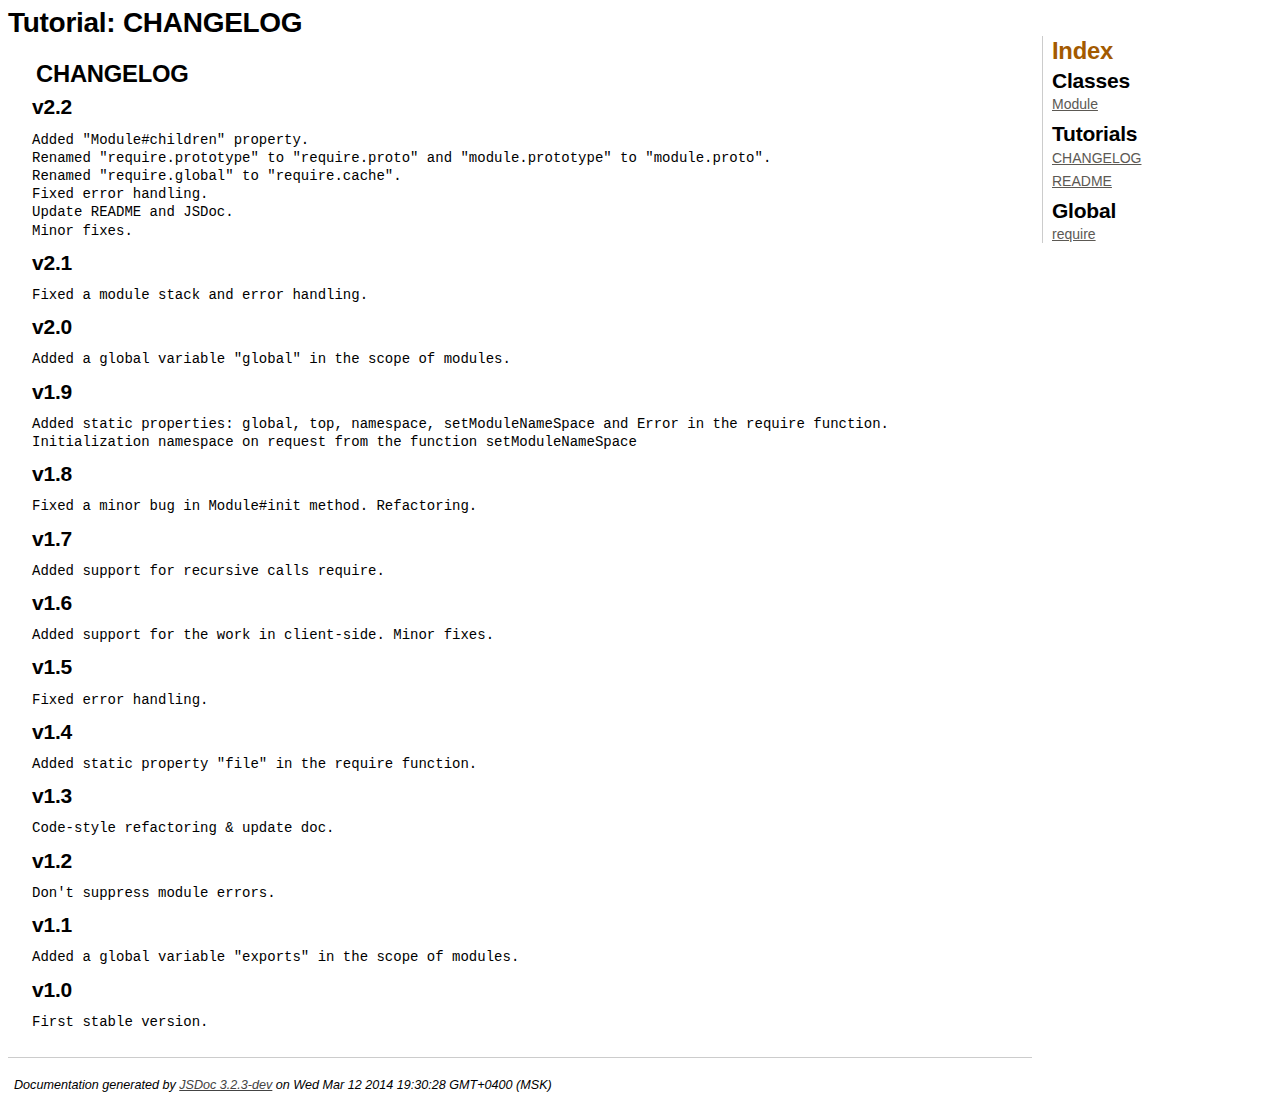
<file: doc/tutorial-CHANGELOG.html>
<!DOCTYPE html>
<html lang="en">
<head>
    <meta charset="utf-8">
    <title>JSDoc: Tutorial: CHANGELOG</title>
    
    <script src="scripts/prettify/prettify.js"> </script>
    <script src="scripts/prettify/lang-css.js"> </script>
    <!--[if lt IE 9]>
      <script src="//html5shiv.googlecode.com/svn/trunk/html5.js"></script>
    <![endif]-->
    <link type="text/css" rel="stylesheet" href="styles/prettify-tomorrow.css">
    <link type="text/css" rel="stylesheet" href="styles/jsdoc-default.css">
</head>

<body>

<div id="main">
    
    <h1 class="page-title">Tutorial: CHANGELOG</h1>
    
    <section>
    
<header>
    

    <h2>CHANGELOG</h2>
</header>  

<article>
    <h3>v2.2</h3>
<pre><code>Added &quot;Module#children&quot; property.
Renamed &quot;require.prototype&quot; to &quot;require.proto&quot; and &quot;module.prototype&quot; to &quot;module.proto&quot;.
Renamed &quot;require.global&quot; to &quot;require.cache&quot;.
Fixed error handling.
Update README and JSDoc.
Minor fixes.</code></pre>
<h3>v2.1</h3>
<pre><code>Fixed a module stack and error handling.</code></pre>
<h3>v2.0</h3>
<pre><code>Added a global variable &quot;global&quot; in the scope of modules.</code></pre>
<h3>v1.9</h3>
<pre><code>Added static properties: global, top, namespace, setModuleNameSpace and Error in the require function.
Initialization namespace on request from the function setModuleNameSpace</code></pre>
<h3>v1.8</h3>
<pre><code>Fixed a minor bug in Module#init method. Refactoring.</code></pre>
<h3>v1.7</h3>
<pre><code>Added support for recursive calls require.</code></pre>
<h3>v1.6</h3>
<pre><code>Added support for the work in client-side. Minor fixes.</code></pre>
<h3>v1.5</h3>
<pre><code>Fixed error handling.</code></pre>
<h3>v1.4</h3>
<pre><code>Added static property &quot;file&quot; in the require function.</code></pre>
<h3>v1.3</h3>
<pre><code>Code-style refactoring & update doc.</code></pre>
<h3>v1.2</h3>
<pre><code>Don't suppress module errors.</code></pre>
<h3>v1.1</h3>
<pre><code>Added a global variable &quot;exports&quot; in the scope of modules.</code></pre>
<h3>v1.0</h3>
<pre><code>First stable version.</code></pre>
</article>

</section>  

</div>

<nav>
    <h2><a href="index.html">Index</a></h2><h3>Classes</h3><ul><li><a href="Module.html">Module</a></li></ul><h3>Tutorials</h3><ul><li><a href="tutorial-CHANGELOG.html">CHANGELOG</a></li><li><a href="tutorial-README.html">README</a></li></ul><h3>Global</h3><ul><li><a href="global.html#require">require</a></li></ul>
</nav>

<br clear="both">

<footer>
    Documentation generated by <a href="https://github.com/jsdoc3/jsdoc">JSDoc 3.2.3-dev</a> on Wed Mar 12 2014 19:30:28 GMT+0400 (MSK)
</footer>

<script> prettyPrint(); </script>
<script src="scripts/linenumber.js"> </script>
</body>
</html>
</file>
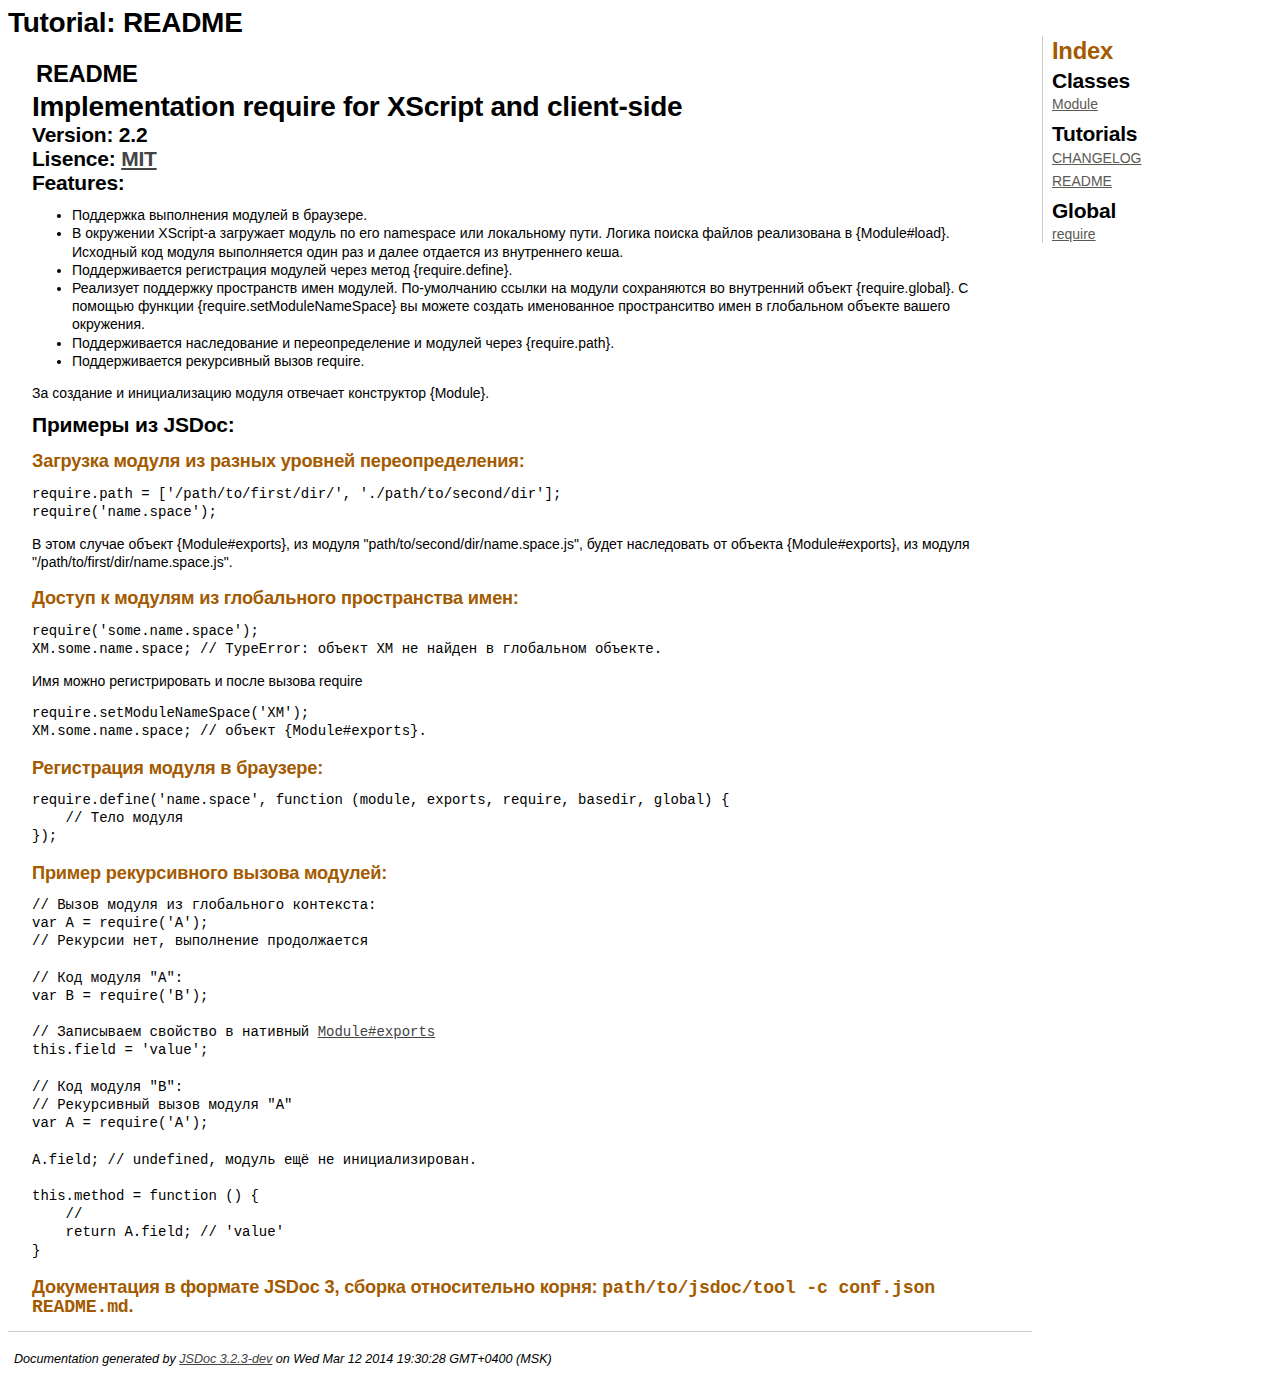
<file: doc/tutorial-README.html>
<!DOCTYPE html>
<html lang="en">
<head>
    <meta charset="utf-8">
    <title>JSDoc: Tutorial: README</title>
    
    <script src="scripts/prettify/prettify.js"> </script>
    <script src="scripts/prettify/lang-css.js"> </script>
    <!--[if lt IE 9]>
      <script src="//html5shiv.googlecode.com/svn/trunk/html5.js"></script>
    <![endif]-->
    <link type="text/css" rel="stylesheet" href="styles/prettify-tomorrow.css">
    <link type="text/css" rel="stylesheet" href="styles/jsdoc-default.css">
</head>

<body>

<div id="main">
    
    <h1 class="page-title">Tutorial: README</h1>
    
    <section>
    
<header>
    

    <h2>README</h2>
</header>  

<article>
    <h1>Implementation require for XScript and client-side</h1>
<h3>Version: 2.2</h3>
<h3>Lisence: <a href="https://github.com/appendto/amplify/blob/master/MIT-LICENSE.txt">MIT</a></h3>
<h3>Features:</h3>
<ul>
<li>Поддержка выполнения модулей в браузере.</li>
<li>В окружении XScript-а загружает модуль по его namespace или локальному пути. Логика поиска файлов реализована в {Module#load}. Исходный код модуля выполняется один раз и далее отдается из внутреннего кеша.</li>
<li>Поддерживается регистрация модулей через метод {require.define}.</li>
<li>Реализует поддержку пространств имен модулей. По-умолчанию ссылки на модули сохраняются во внутренний объект {require.global}. С помощью функции {require.setModuleNameSpace} вы можете создать именованное пространситво имен в глобальном объекте вашего окружения.</li>
<li>Поддерживается наследование и переопределение и модулей через {require.path}.</li>
<li>Поддерживается рекурсивный вызов require.</li>
</ul>
<p>За создание и инициализацию модуля отвечает конструктор {Module}.</p>
<h3>Примеры из JSDoc:</h3>
<h4>Загрузка модуля из разных уровней переопределения:</h4>
<pre><code>require.path = ['/path/to/first/dir/', './path/to/second/dir'];
require('name.space');</code></pre>
<p>В этом случае объект {Module#exports}, из модуля &quot;path/to/second/dir/name.space.js&quot;, будет наследовать от объекта {Module#exports}, из модуля &quot;/path/to/first/dir/name.space.js&quot;.</p>
<h4>Доступ к модулям из глобального пространства имен:</h4>
<pre><code>require('some.name.space');
XM.some.name.space; // TypeError: объект XM не найден в глобальном объекте.</code></pre>
<p>Имя можно регистрировать и после вызова require</p>
<pre><code>require.setModuleNameSpace('XM');
XM.some.name.space; // объект {Module#exports}.</code></pre>
<h4>Регистрация модуля в браузере:</h4>
<pre><code>require.define('name.space', function (module, exports, require, basedir, global) {
    // Тело модуля
});</code></pre>
<h4>Пример рекурсивного вызова модулей:</h4>
<pre><code>// Вызов модуля из глобального контекста:
var A = require('A');
// Рекурсии нет, выполнение продолжается

// Код модуля &quot;A&quot;:
var B = require('B');

// Записываем свойство в нативный <a href="Module.html#exports">Module#exports</a>
this.field = 'value';

// Код модуля &quot;B&quot;:
// Рекурсивный вызов модуля &quot;A&quot;
var A = require('A');

A.field; // undefined, модуль ещё не инициализирован.

this.method = function () {
    //
    return A.field; // 'value'
}</code></pre>
<h4>Документация в формате JSDoc 3, сборка относительно корня: <code>path/to/jsdoc/tool -c conf.json README.md</code>.</h4>
</article>

</section>  

</div>

<nav>
    <h2><a href="index.html">Index</a></h2><h3>Classes</h3><ul><li><a href="Module.html">Module</a></li></ul><h3>Tutorials</h3><ul><li><a href="tutorial-CHANGELOG.html">CHANGELOG</a></li><li><a href="tutorial-README.html">README</a></li></ul><h3>Global</h3><ul><li><a href="global.html#require">require</a></li></ul>
</nav>

<br clear="both">

<footer>
    Documentation generated by <a href="https://github.com/jsdoc3/jsdoc">JSDoc 3.2.3-dev</a> on Wed Mar 12 2014 19:30:28 GMT+0400 (MSK)
</footer>

<script> prettyPrint(); </script>
<script src="scripts/linenumber.js"> </script>
</body>
</html>
</file>
<file: doc/styles/prettify-tomorrow.css>
/* Tomorrow Theme */
/* Original theme - https://github.com/chriskempson/tomorrow-theme */
/* Pretty printing styles. Used with prettify.js. */
/* SPAN elements with the classes below are added by prettyprint. */
/* plain text */
.pln {
  color: #4d4d4c; }

@media screen {
  /* string content */
  .str {
    color: #718c00; }

  /* a keyword */
  .kwd {
    color: #8959a8; }

  /* a comment */
  .com {
    color: #8e908c; }

  /* a type name */
  .typ {
    color: #4271ae; }

  /* a literal value */
  .lit {
    color: #f5871f; }

  /* punctuation */
  .pun {
    color: #4d4d4c; }

  /* lisp open bracket */
  .opn {
    color: #4d4d4c; }

  /* lisp close bracket */
  .clo {
    color: #4d4d4c; }

  /* a markup tag name */
  .tag {
    color: #c82829; }

  /* a markup attribute name */
  .atn {
    color: #f5871f; }

  /* a markup attribute value */
  .atv {
    color: #3e999f; }

  /* a declaration */
  .dec {
    color: #f5871f; }

  /* a variable name */
  .var {
    color: #c82829; }

  /* a function name */
  .fun {
    color: #4271ae; } }
/* Use higher contrast and text-weight for printable form. */
@media print, projection {
  .str {
    color: #060; }

  .kwd {
    color: #006;
    font-weight: bold; }

  .com {
    color: #600;
    font-style: italic; }

  .typ {
    color: #404;
    font-weight: bold; }

  .lit {
    color: #044; }

  .pun, .opn, .clo {
    color: #440; }

  .tag {
    color: #006;
    font-weight: bold; }

  .atn {
    color: #404; }

  .atv {
    color: #060; } }
/* Style */
/*
pre.prettyprint {
  background: white;
  font-family: Menlo, Monaco, Consolas, monospace;
  font-size: 12px;
  line-height: 1.5;
  border: 1px solid #ccc;
  padding: 10px; }
*/

/* Specify class=linenums on a pre to get line numbering */
ol.linenums {
  margin-top: 0;
  margin-bottom: 0; }

/* IE indents via margin-left */
li.L0,
li.L1,
li.L2,
li.L3,
li.L4,
li.L5,
li.L6,
li.L7,
li.L8,
li.L9 {
  /* */ }

/* Alternate shading for lines */
li.L1,
li.L3,
li.L5,
li.L7,
li.L9 {
  /* */ }
</file>
<file: doc/styles/jsdoc-default.css>
html
{
    overflow: auto;
    background-color: #fff;
}

body
{
	font: 14px "DejaVu Sans Condensed", "Liberation Sans", "Nimbus Sans L", Tahoma, Geneva, "Helvetica Neue", Helvetica, Arial, sans serif;
	line-height: 130%;
	color: #000;
	background-color: #fff;
}

a {
    color: #444;
}

a:visited {
    color: #444;
}

a:active {
    color: #444;
}

header
{
	display: block;
	padding: 6px 4px;
}

.class-description {
    font-style: italic;
	font-family: Palatino, 'Palatino Linotype', serif;
	font-size: 130%;
	line-height: 140%;
	margin-bottom: 1em;
	margin-top: 1em;
}

#main {
    float: left;
    width: 100%;
}

section
{
	display: block;
	
	background-color: #fff;
	padding: 12px 24px;
    border-bottom: 1px solid #ccc;
    margin-right: 240px;
}

.variation {
    display: none;
}

.optional:after {
	content: "opt";
	font-size: 60%;
	color: #aaa;
	font-style: italic;
	font-weight: lighter;
}

nav
{
	display: block;
	float: left;
    margin-left: -230px;
    margin-top: 28px;
    width: 220px;
    border-left: 1px solid #ccc;
    padding-left: 9px;
}

nav ul {
    font-family: 'Lucida Grande', 'Lucida Sans Unicode', arial, sans-serif;
    font-size: 100%;
    line-height: 17px;
    padding:0;
    margin:0;
    list-style-type:none;
}

nav h2 a, nav h2 a:visited {
    color: #A35A00;
    text-decoration: none;
}

nav h3 {
    margin-top: 12px;
}

nav li {
    margin-top: 6px;
}

nav a {
    color: #5C5954;
}

nav a:visited {
    color: #5C5954;
}

nav a:active {
    color: #5C5954;
}

footer {
    display: block;
    padding: 6px;
    margin-top: 12px;
    font-style: italic;
    font-size: 90%;
}

h1
{
	font-size: 200%;
	font-weight: bold;
	letter-spacing: -0.01em;
	margin: 6px 0 9px 0;
}

h2
{
	font-size: 170%;
	font-weight: bold;
	letter-spacing: -0.01em;
	margin: 6px 0 3px 0;
}

h3
{
	font-size: 150%;
	font-weight: bold;
	letter-spacing: -0.01em;
	margin-top: 16px;
	margin: 6px 0 3px 0;
}

h4
{
	font-size: 130%;
	font-weight: bold;
	letter-spacing: -0.01em;
	margin-top: 16px;
	margin: 18px 0 3px 0;
	color: #A35A00;
}

h5, .container-overview .subsection-title
{
	font-size: 120%;
	font-weight: bold;
	letter-spacing: -0.01em;
	margin: 8px 0 3px -16px;
}

h6
{
	font-size: 100%;
	letter-spacing: -0.01em;
	margin: 6px 0 3px 0;
	font-style: italic;
}

.ancestors { color: #999; }
.ancestors a
{
    color: #999 !important;
    text-decoration: none;
}

.important
{
	font-weight: bold;
	color: #950B02;
}

.yes-def {
    text-indent: -1000px;
}

.type-signature {
    color: #aaa;
}

.name, .signature {
	font-family: Consolas, "Lucida Console", Monaco, monospace;
}

.details { margin-top: 14px; border-left: 2px solid #DDD; }
.details dt { width:100px; float:left; padding-left: 10px;  padding-top: 6px; }
.details dd { margin-left: 50px; }
.details ul { margin: 0; }
.details ul { list-style-type: none; }
.details li { margin-left: 30px; padding-top: 6px; }
.details pre.prettyprint { margin: 0 }
.details .object-value { padding-top: 0; }

.description {
	margin-bottom: 1em;
	margin-left: -16px;
	margin-top: 1em;
}

.code-caption
{
	font-style: italic;
	font-family: Palatino, 'Palatino Linotype', serif;
	font-size: 107%;
	margin: 0;
}

.prettyprint
{
	border: 1px solid #ddd;
	width: 80%;
    overflow: auto;
}

.prettyprint.source {
    width: inherit;
}

.prettyprint code
{
	font-family: Consolas, 'Lucida Console', Monaco, monospace;
	font-size: 100%;
	line-height: 18px;
	display: block;
	padding: 4px 12px;
	margin: 0;
	background-color: #fff;
	color: #000;
	border-left: 3px #ddd solid;
}

.prettyprint code span.line
{
  display: inline-block;
}

.params, .props
{
	border-spacing: 0;
	border: 0;
	border-collapse: collapse;
}

.params .name, .props .name, .name code {
	color: #A35A00;
	font-family: Consolas, 'Lucida Console', Monaco, monospace;
	font-size: 100%;
}

.params td, .params th, .props td, .props th
{
	border: 1px solid #ddd;
	margin: 0px;
	text-align: left;
	vertical-align: top;
	padding: 4px 6px;
	display: table-cell;
}

.params thead tr, .props thead tr
{
	background-color: #ddd;
	font-weight: bold;
}

.params .params thead tr, .props .props thead tr
{
	background-color: #fff;
	font-weight: bold;
}

.params th, .props th { border-right: 1px solid #aaa; }
.params thead .last, .props thead .last { border-right: 1px solid #ddd; }

.disabled {
    color: #454545;
}
</file>
